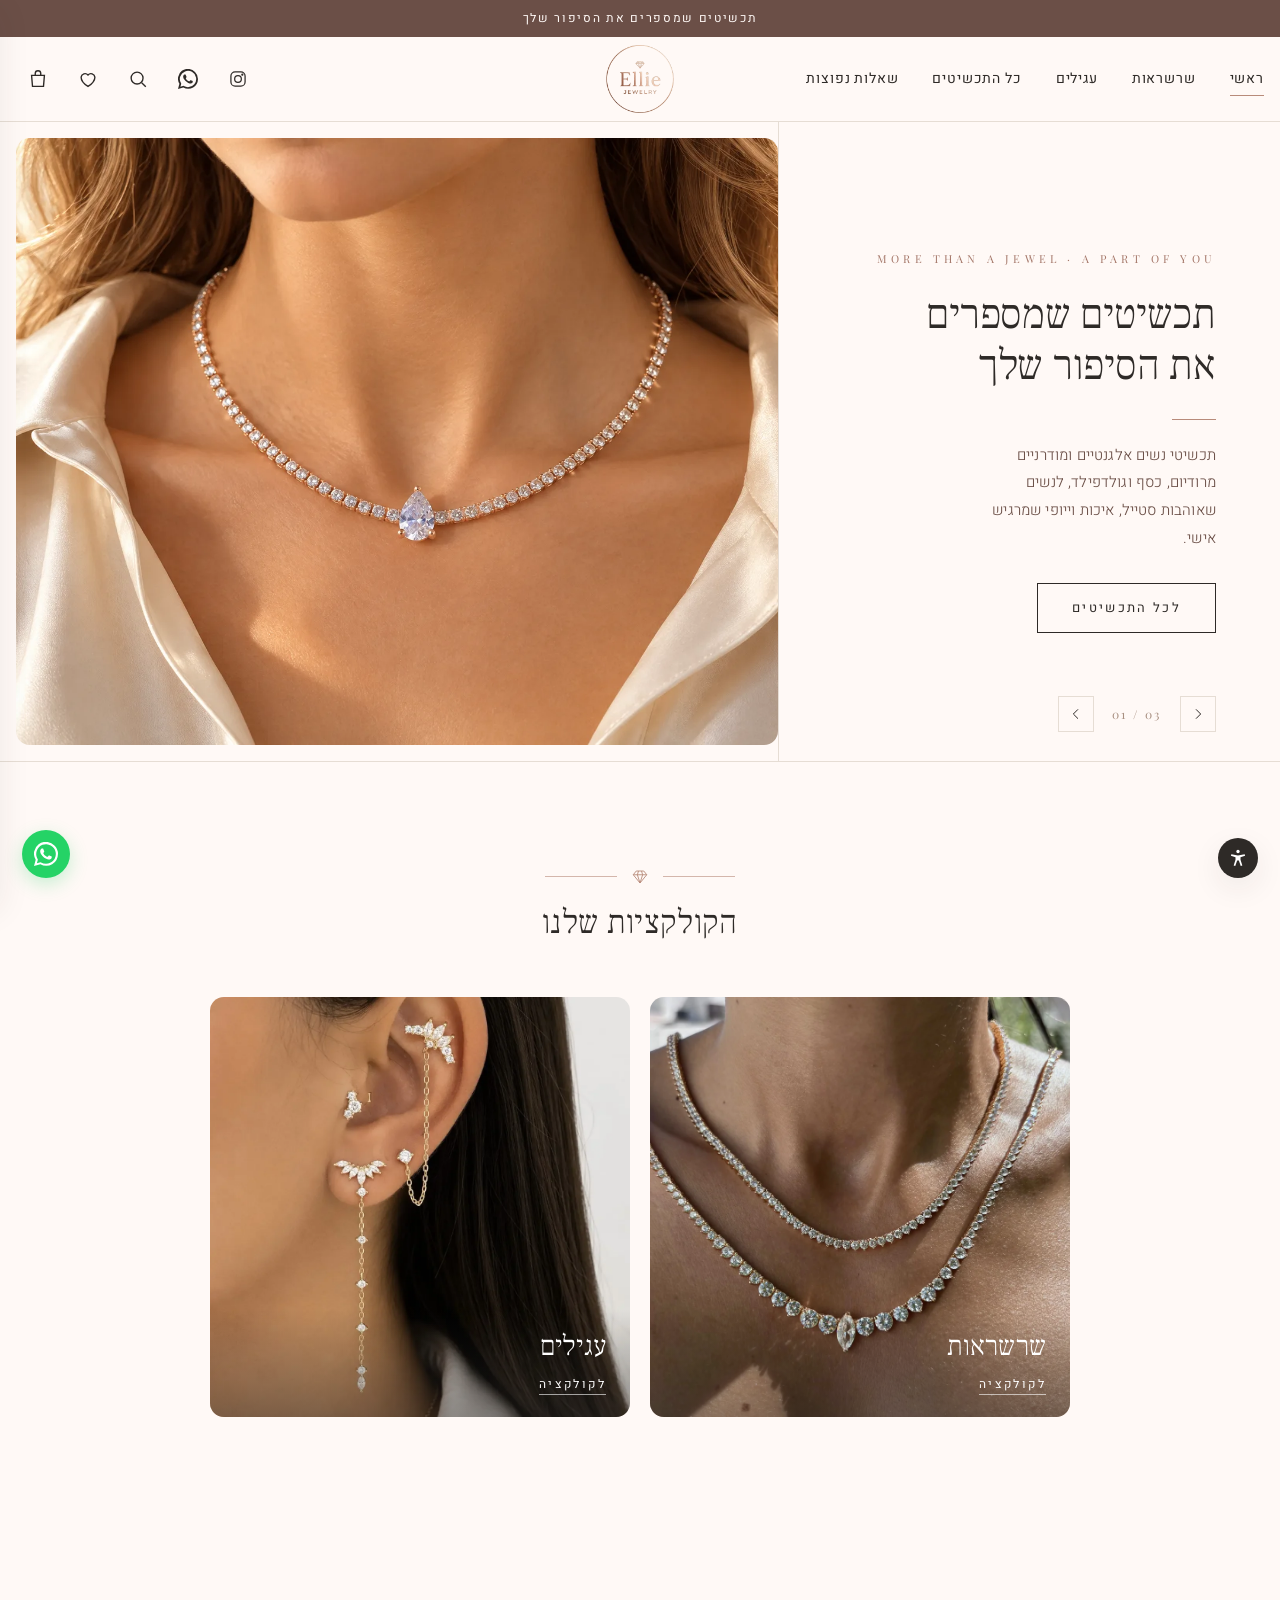
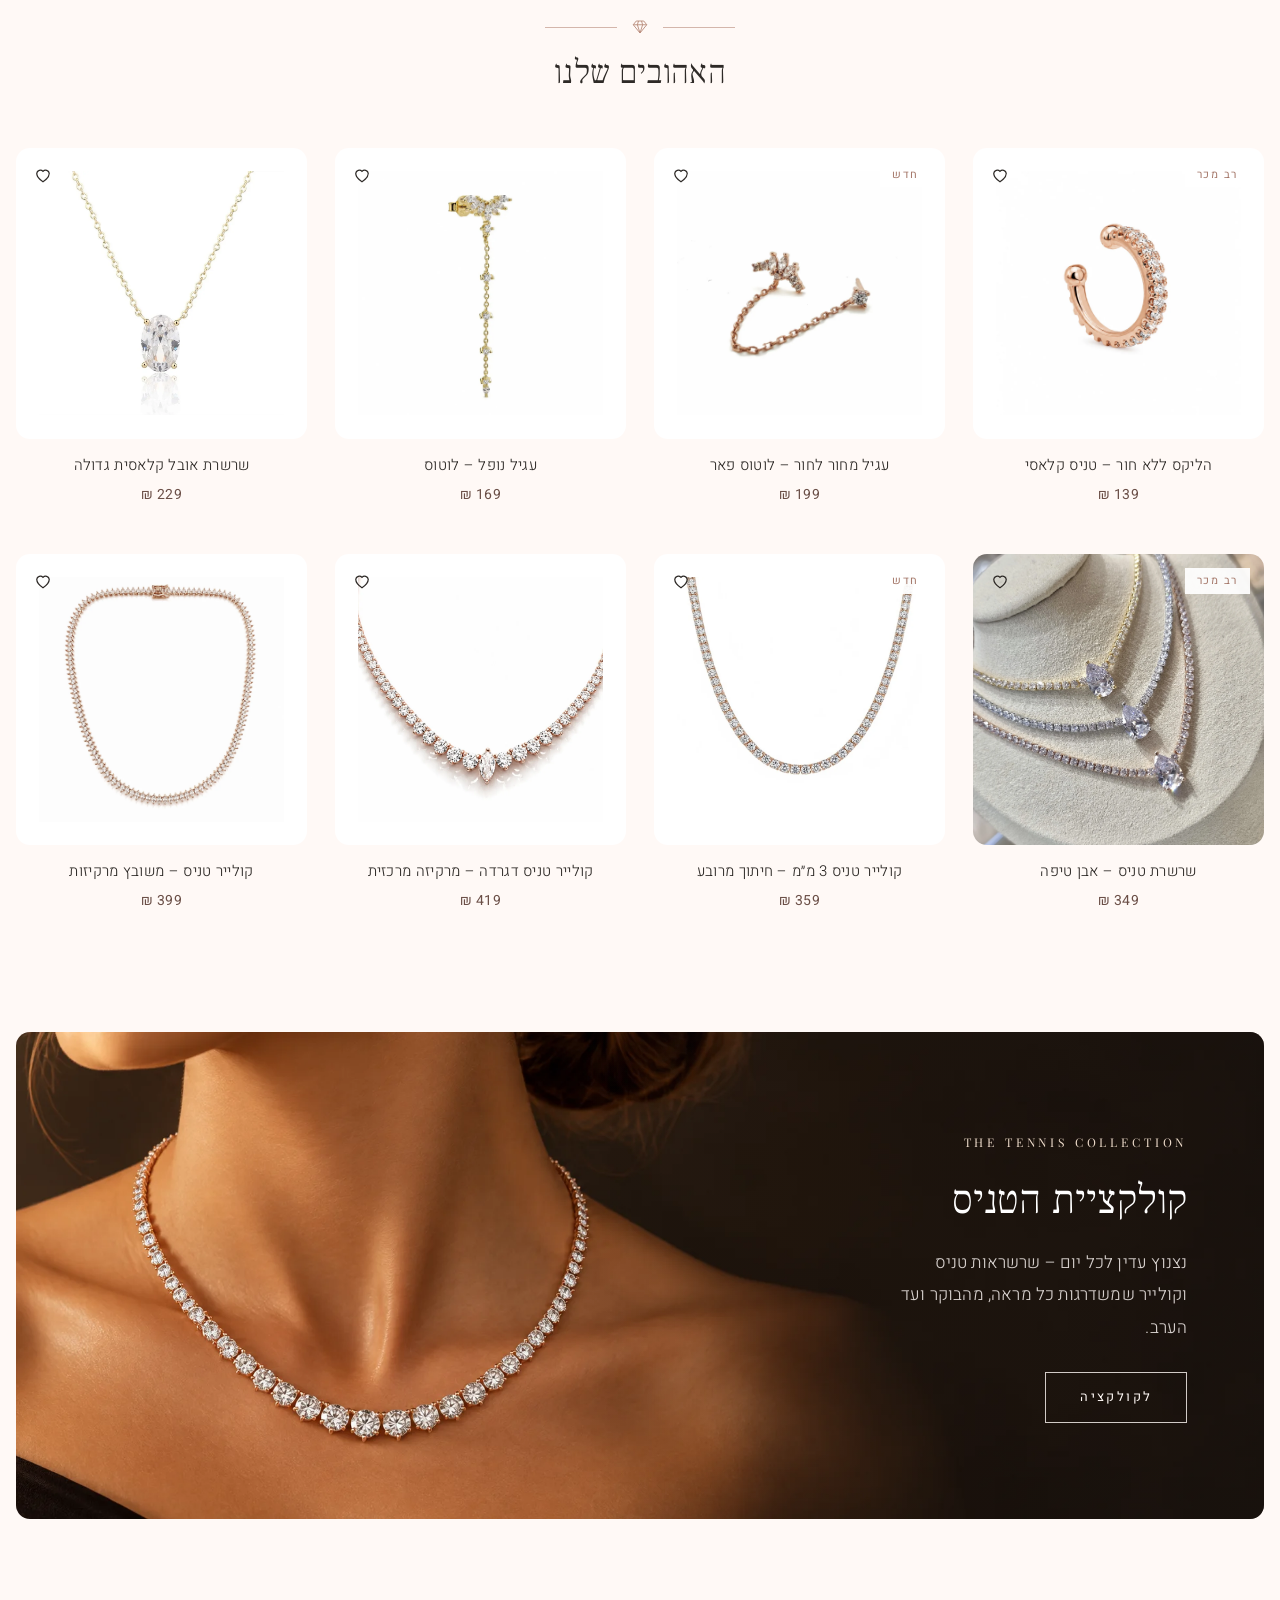
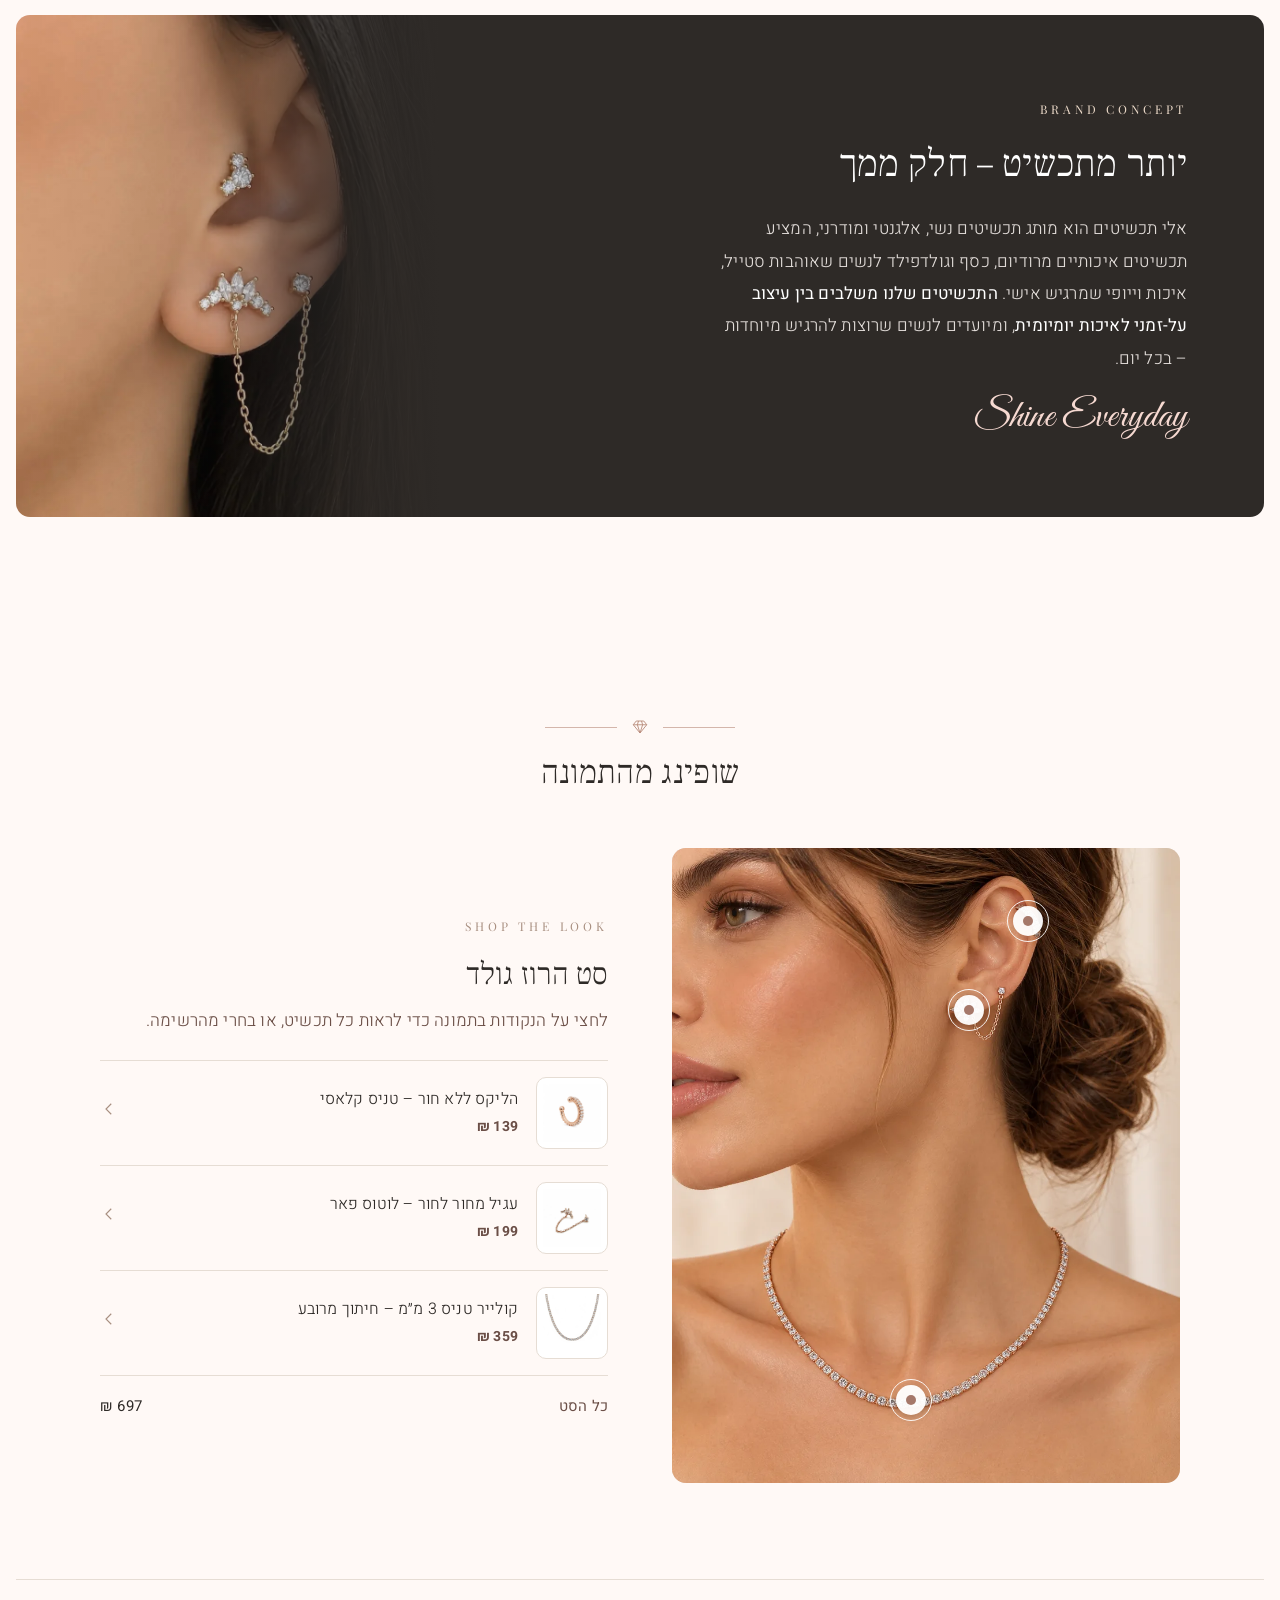
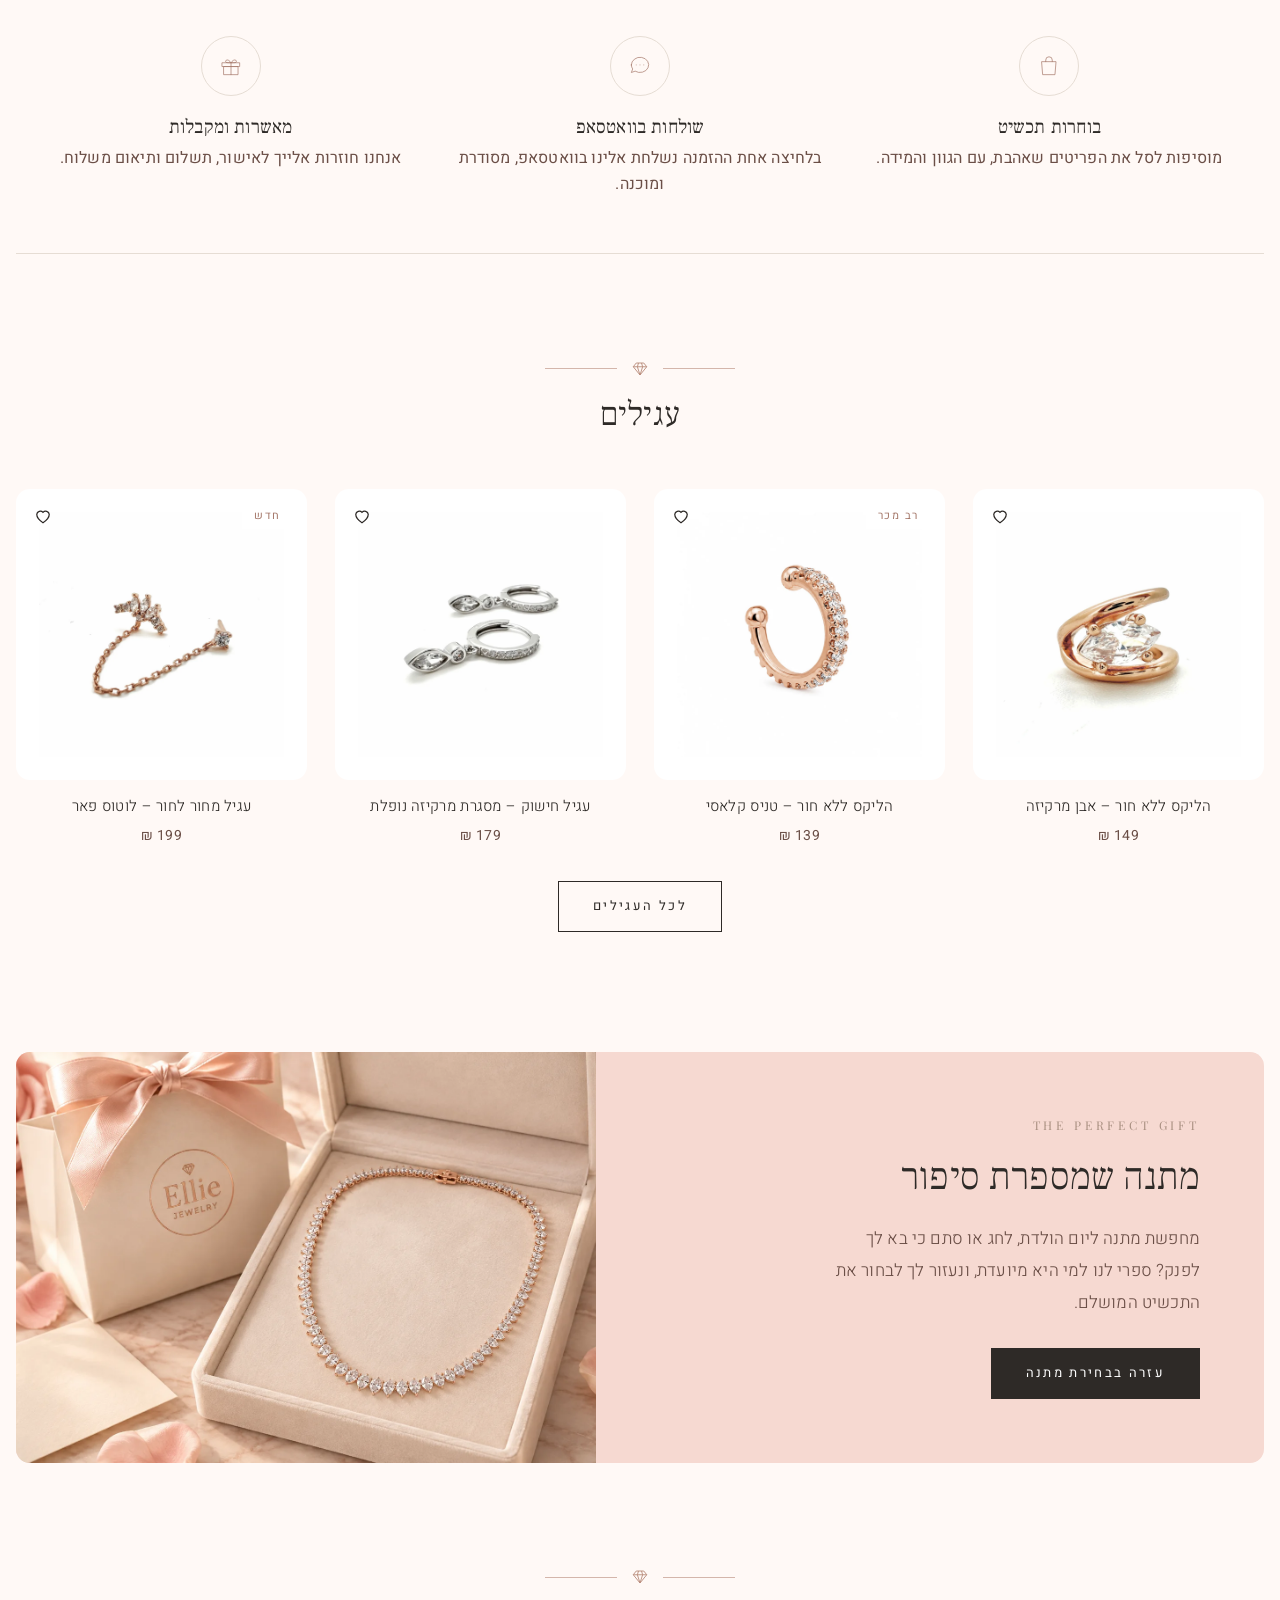
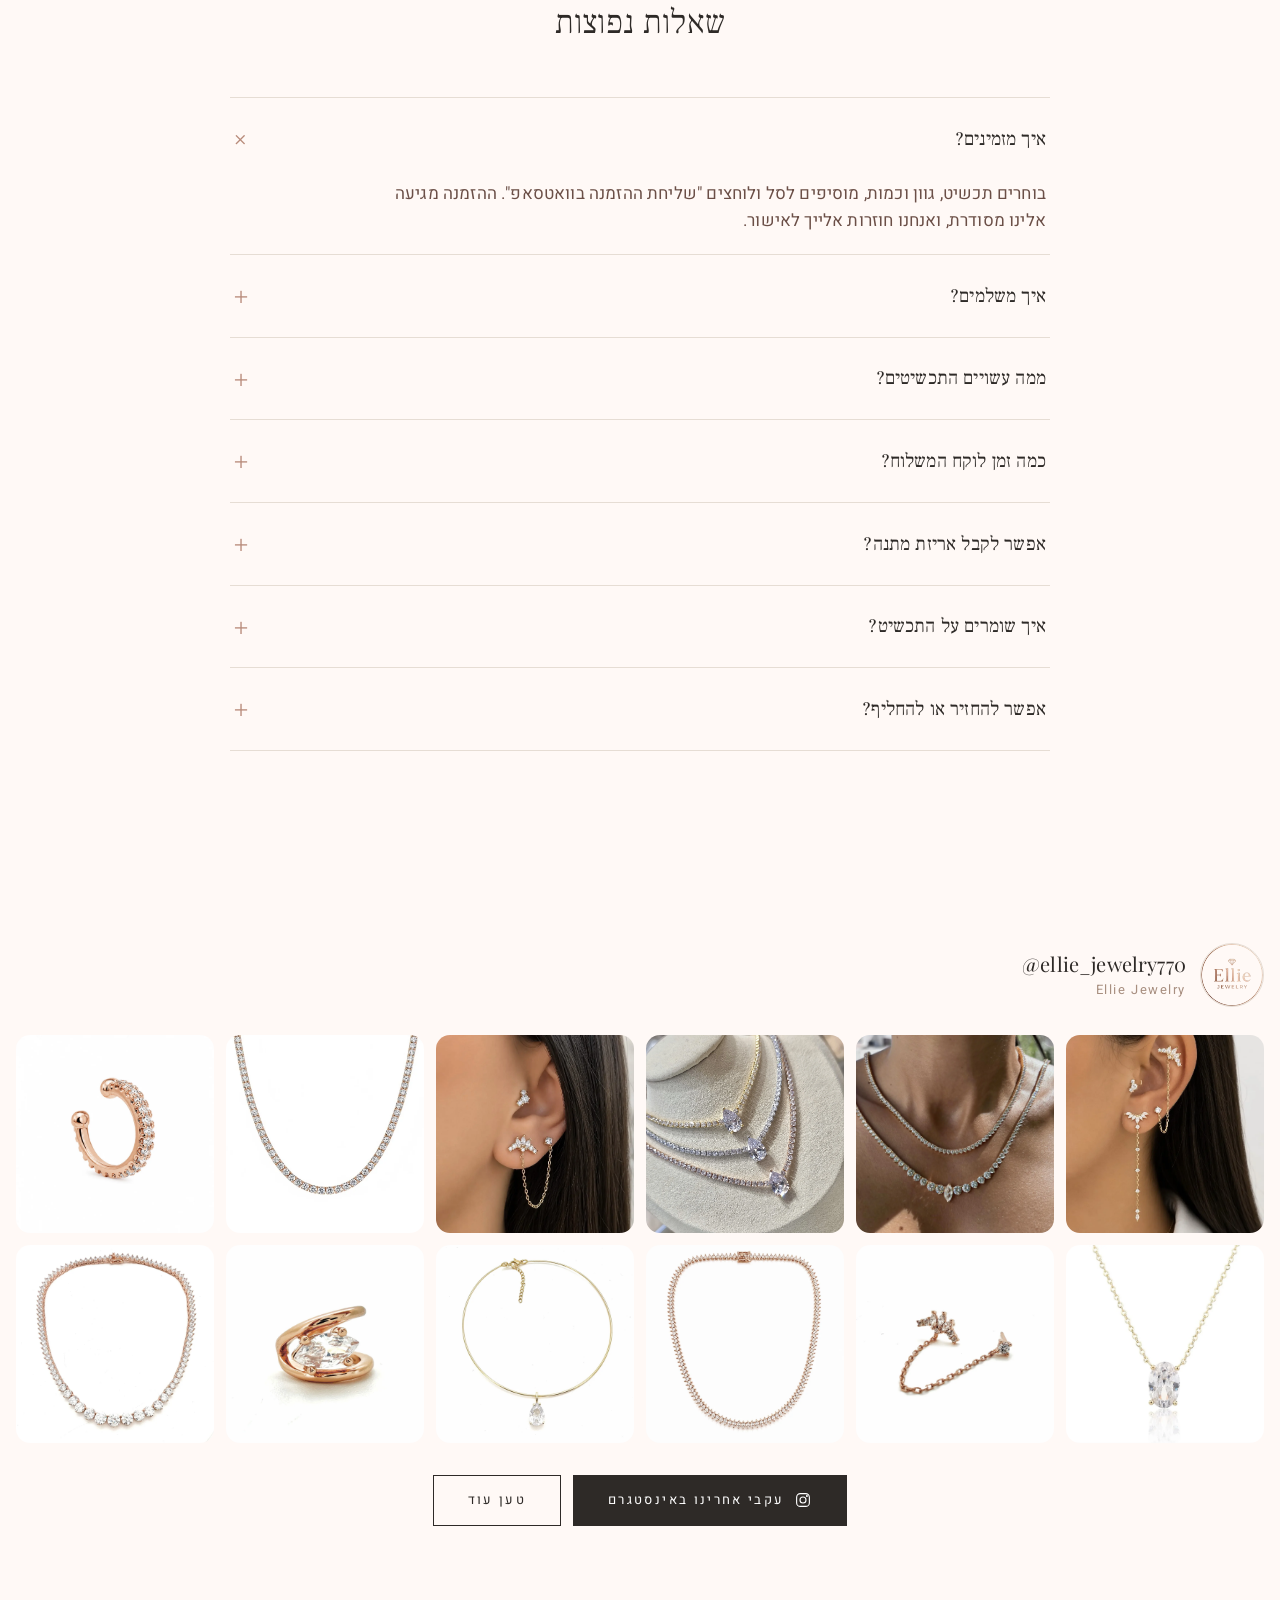
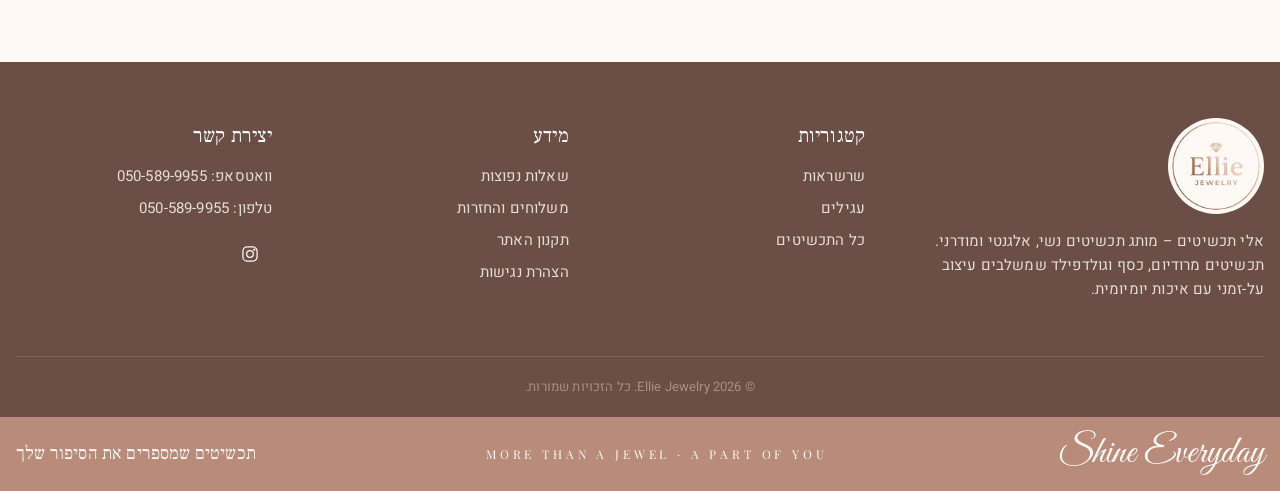
<file: index.html>
<!doctype html>
<html lang="he" dir="rtl">
<head>
<meta charset="utf-8">
<meta name="viewport" content="width=device-width, initial-scale=1">
<title>Ellie Jewelry | תכשיטים שמספרים את הסיפור שלך</title>
<meta name="description" content="Ellie Jewelry – תכשיטים עדינים ונוצצים: שרשראות טניס, קולייר ועגילים בזהב, כסף ורוז גולד. הזמנה קלה בוואטסאפ.">
<meta name="theme-color" content="#fff9f6">
<link rel="icon" href="favicon.ico" sizes="any">
<link rel="icon" type="image/png" sizes="32x32" href="assets/img/favicon-32.png">
<link rel="icon" type="image/png" sizes="192x192" href="assets/img/icon-192.png">
<link rel="apple-touch-icon" href="assets/img/apple-touch-icon.png">
<link rel="preconnect" href="https://fonts.googleapis.com">
<link rel="preconnect" href="https://fonts.gstatic.com" crossorigin>
<link href="https://fonts.googleapis.com/css2?family=Heebo:wght@300;400;500;700&family=Playfair+Display:wght@400;500&family=Frank+Ruhl+Libre:wght@300;400;500&family=Great+Vibes&display=swap" rel="stylesheet">
<link rel="stylesheet" href="assets/css/style.css">
</head>
<body data-page="home">
<main id="main">
  <section class="hero container" aria-roledescription="קרוסלה" aria-label="מבצעים וקולקציות">
    <div class="slider" id="hero"></div>
  </section>

  <section class="section container">
    <div class="section__head"><span class="ornament"><svg viewBox="0 0 24 24" fill="none" stroke="currentColor" stroke-width="1.2" aria-hidden="true"><path d="M7 4h10l4 5-9 11L3 9z M3 9h18 M10 4 8.5 9 12 20l3.5-11L14 4"/></svg></span><h2>הקולקציות שלנו</h2></div>
    <div class="cats" id="cats"></div>
  </section>

  <section class="section container">
    <div class="section__head"><span class="ornament"><svg viewBox="0 0 24 24" fill="none" stroke="currentColor" stroke-width="1.2" aria-hidden="true"><path d="M7 4h10l4 5-9 11L3 9z M3 9h18 M10 4 8.5 9 12 20l3.5-11L14 4"/></svg></span><h2>האהובים שלנו</h2></div>
    <div class="grid" id="featured"></div>
  </section>


  <section class="container">
    <a class="feature feature--tennis" href="shop.html?cat=necklaces&amp;sub=tennis">
      <div class="feature__text">
        <span class="slogan">The tennis collection</span>
        <h2>קולקציית הטניס</h2>
        <p>נצנוץ עדין לכל יום – שרשראות טניס וקולייר שמשדרגות כל מראה, מהבוקר ועד הערב.</p>
        <span class="btn btn--light">לקולקציה</span>
      </div>
    </a>
  </section>

  <section class="section container">
    <div class="brand brand--photo">
      <div>
        <span class="slogan">Brand concept</span>
        <h2>יותר מתכשיט – חלק ממך</h2>
        <p>אלי תכשיטים הוא מותג תכשיטים נשי, אלגנטי ומודרני, המציע תכשיטים איכותיים מרודיום, כסף וגולדפילד לנשים שאוהבות סטייל, איכות וייופי שמרגיש אישי. <strong>התכשיטים שלנו משלבים בין עיצוב על-זמני לאיכות יומיומית</strong>, ומיועדים לנשים שרוצות להרגיש מיוחדות – בכל יום.</p>
        <span class="script" lang="en">Shine Everyday</span>
      </div>
    </div>
  </section>

  <section class="section container look" id="look">
    <div class="section__head"><span class="ornament"><svg viewBox="0 0 24 24" fill="none" stroke="currentColor" stroke-width="1.2" aria-hidden="true"><path d="M7 4h10l4 5-9 11L3 9z M3 9h18 M10 4 8.5 9 12 20l3.5-11L14 4"/></svg></span><h2>שופינג מהתמונה</h2></div>
    <div class="look__grid">
      <div class="look__media" id="look-media"></div>
      <div class="look__side">
        <span class="slogan">Shop the look</span>
        <h3>סט הרוז גולד</h3>
        <p>לחצי על הנקודות בתמונה כדי לראות כל תכשיט, או בחרי מהרשימה.</p>
        <div class="look__list" id="look-list"></div>
      </div>
    </div>
  </section>

  <section class="container">
    <div class="steps">
      <div class="step"><div class="step__num"><svg viewBox="0 0 48 48" fill="none" stroke="currentColor" stroke-width="1.3" stroke-linejoin="round" stroke-linecap="round" aria-hidden="true"><path d="M11 16h26l-2 24H13z M18 16v-3a6 6 0 0 1 12 0v3"/></svg></div><h3>בוחרות תכשיט</h3><p>מוסיפות לסל את הפריטים שאהבת, עם הגוון והמידה.</p></div>
      <div class="step"><div class="step__num"><svg viewBox="0 0 48 48" fill="none" stroke="currentColor" stroke-width="1.3" stroke-linejoin="round" stroke-linecap="round" aria-hidden="true"><path d="M8 22a16 14 0 1 1 7 11.5L8 36l2.5-6.5A13 13 0 0 1 8 22Z M17 22h.01 M24 22h.01 M31 22h.01"/></svg></div><h3>שולחות בוואטסאפ</h3><p>בלחיצה אחת ההזמנה נשלחת אלינו בוואטסאפ, מסודרת ומוכנה.</p></div>
      <div class="step"><div class="step__num"><svg viewBox="0 0 48 48" fill="none" stroke="currentColor" stroke-width="1.3" stroke-linejoin="round" stroke-linecap="round" aria-hidden="true"><path d="M8 18h32v7H8z M11 25h26v15H11z M24 18v22 M24 18c-3-6-10-7-10-2 0 2 4 2 10 2 6 0 10 0 10-2 0-5-7-4-10 2"/></svg></div><h3>מאשרות ומקבלות</h3><p>אנחנו חוזרות אלייך לאישור, תשלום ותיאום משלוח.</p></div>
    </div>
  </section>

  <section class="section container">
    <div class="section__head"><span class="ornament"><svg viewBox="0 0 24 24" fill="none" stroke="currentColor" stroke-width="1.2" aria-hidden="true"><path d="M7 4h10l4 5-9 11L3 9z M3 9h18 M10 4 8.5 9 12 20l3.5-11L14 4"/></svg></span><h2>עגילים</h2></div>
    <div class="grid" id="earrings-row"></div>
    <div style="text-align:center;margin-top:34px"><a class="btn btn--outline" href="shop.html?cat=earrings">לכל העגילים</a></div>
  </section>

  <section class="container">
    <div class="gift">
      <div class="gift__img"><img src="assets/img/lifestyle/gift.webp" alt="שרשרת בקופסת תכשיטים לצד שקית מתנה של Ellie Jewelry" loading="lazy"></div>
      <div class="gift__text">
        <span class="slogan">The perfect gift</span>
        <h2>מתנה שמספרת סיפור</h2>
        <p>מחפשת מתנה ליום הולדת, לחג או סתם כי בא לך לפנק? ספרי לנו למי היא מיועדת, ונעזור לך לבחור את התכשיט המושלם.</p>
        <a class="btn btn--primary" id="gift-wa" target="_blank" rel="noopener">עזרה בבחירת מתנה</a>
      </div>
    </div>
  </section>

  <section class="section container" id="faq">
    <div class="section__head"><span class="ornament"><svg viewBox="0 0 24 24" fill="none" stroke="currentColor" stroke-width="1.2" aria-hidden="true"><path d="M7 4h10l4 5-9 11L3 9z M3 9h18 M10 4 8.5 9 12 20l3.5-11L14 4"/></svg></span><h2>שאלות נפוצות</h2></div>
    <div class="faq" id="faq-list"></div>
  </section>

  <section class="section container insta" id="insta" hidden>
    <div class="insta__head">
      <a class="insta__profile insta-link" target="_blank" rel="noopener">
        <img id="insta-avatar" src="assets/img/logo.webp" alt="">
        <span><strong id="insta-handle">Instagram</strong><small>Ellie Jewelry</small></span>
      </a>
    </div>
    <div class="insta-grid" id="insta-grid"></div>
    <div class="insta__actions">
      <a class="btn btn--primary insta-link" target="_blank" rel="noopener"><svg viewBox="0 0 24 24" fill="none" stroke="currentColor" stroke-width="1.5" aria-hidden="true"><rect x="3.5" y="3.5" width="17" height="17" rx="5"/><circle cx="12" cy="12" r="4"/><circle cx="17.2" cy="6.8" r=".6" fill="currentColor"/></svg>עקבי אחרינו באינסטגרם</a>
      <button class="btn btn--outline" id="insta-more" type="button" hidden>טען עוד</button>
    </div>
  </section>
</main>
<script src="assets/js/site.js"></script>
<script src="assets/js/products.js"></script>
<script src="assets/js/app.js"></script>
</body>
</html>
</file>
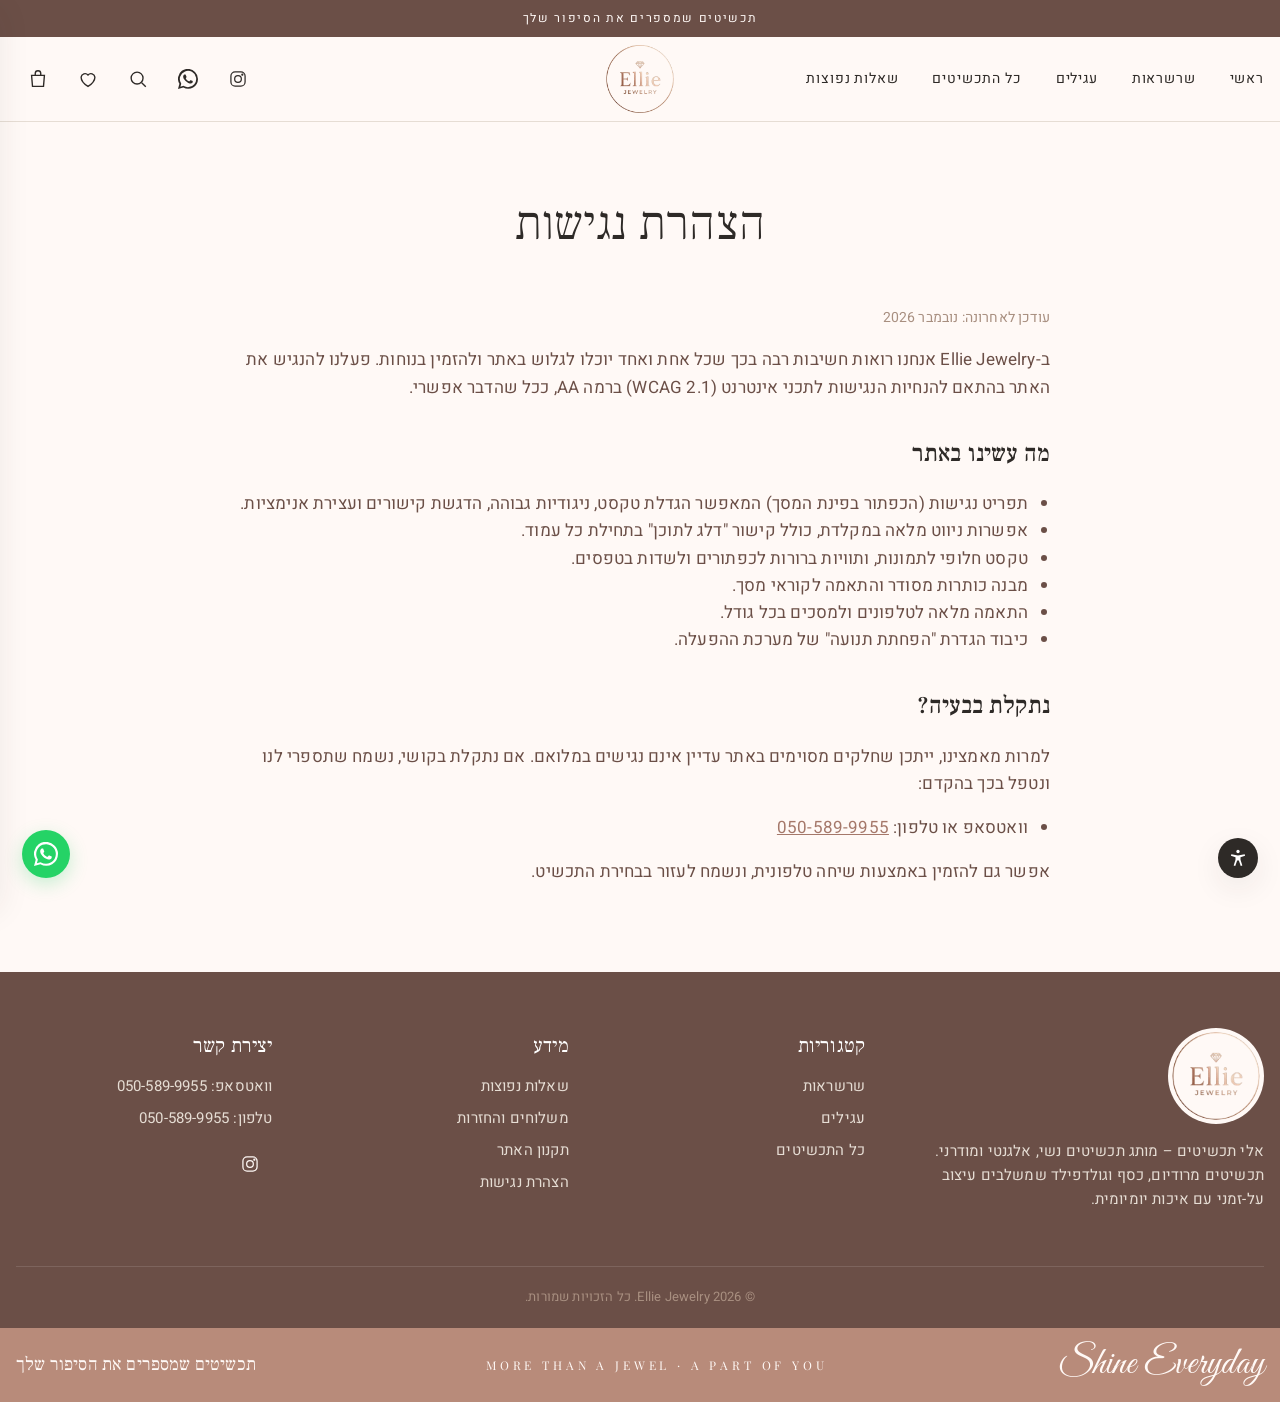
<file: accessibility.html>
<!doctype html>
<html lang="he" dir="rtl">
<head>
<meta charset="utf-8">
<meta name="viewport" content="width=device-width, initial-scale=1">
<title>הצהרת נגישות | Ellie Jewelry</title>
<meta name="description" content="Ellie Jewelry – תכשיטים עדינים ונוצצים: שרשראות טניס, קולייר ועגילים בזהב, כסף ורוז גולד. הזמנה קלה בוואטסאפ.">
<meta name="theme-color" content="#fff9f6">
<link rel="icon" href="favicon.ico" sizes="any">
<link rel="icon" type="image/png" sizes="32x32" href="assets/img/favicon-32.png">
<link rel="icon" type="image/png" sizes="192x192" href="assets/img/icon-192.png">
<link rel="apple-touch-icon" href="assets/img/apple-touch-icon.png">
<link rel="preconnect" href="https://fonts.googleapis.com">
<link rel="preconnect" href="https://fonts.gstatic.com" crossorigin>
<link href="https://fonts.googleapis.com/css2?family=Heebo:wght@300;400;500;700&family=Playfair+Display:wght@400;500&family=Frank+Ruhl+Libre:wght@300;400;500&family=Great+Vibes&display=swap" rel="stylesheet">
<link rel="stylesheet" href="assets/css/style.css">
</head>
<body data-page="info">
<main id="main" class="container">
  <div class="page-head"><h1>הצהרת נגישות</h1></div>
  <article class="prose">
    <p class="updated">עודכן לאחרונה: נובמבר 2026</p>
    <p>ב-Ellie Jewelry אנחנו רואות חשיבות רבה בכך שכל אחת ואחד יוכלו לגלוש באתר ולהזמין בנוחות. פעלנו להנגיש את האתר בהתאם להנחיות הנגישות לתכני אינטרנט (WCAG 2.1) ברמה AA, ככל שהדבר אפשרי.</p>
    <h2>מה עשינו באתר</h2>
    <ul>
      <li>תפריט נגישות (הכפתור בפינת המסך) המאפשר הגדלת טקסט, ניגודיות גבוהה, הדגשת קישורים ועצירת אנימציות.</li>
      <li>אפשרות ניווט מלאה במקלדת, כולל קישור "דלג לתוכן" בתחילת כל עמוד.</li>
      <li>טקסט חלופי לתמונות, ותוויות ברורות לכפתורים ולשדות בטפסים.</li>
      <li>מבנה כותרות מסודר והתאמה לקוראי מסך.</li>
      <li>התאמה מלאה לטלפונים ולמסכים בכל גודל.</li>
      <li>כיבוד הגדרת "הפחתת תנועה" של מערכת ההפעלה.</li>
    </ul>
    <h2>נתקלת בבעיה?</h2>
    <p>למרות מאמצינו, ייתכן שחלקים מסוימים באתר עדיין אינם נגישים במלואם. אם נתקלת בקושי, נשמח שתספרי לנו ונטפל בכך בהקדם:</p>
    <ul>
      <li>וואטסאפ או טלפון: <a href="tel:+972505899955">050-589-9955</a></li>
    </ul>
    <p>אפשר גם להזמין באמצעות שיחה טלפונית, ונשמח לעזור בבחירת התכשיט.</p>
  </article>
</main>
<script src="assets/js/site.js"></script>
<script src="assets/js/products.js"></script>
<script src="assets/js/app.js"></script>
</body>
</html>
</file>
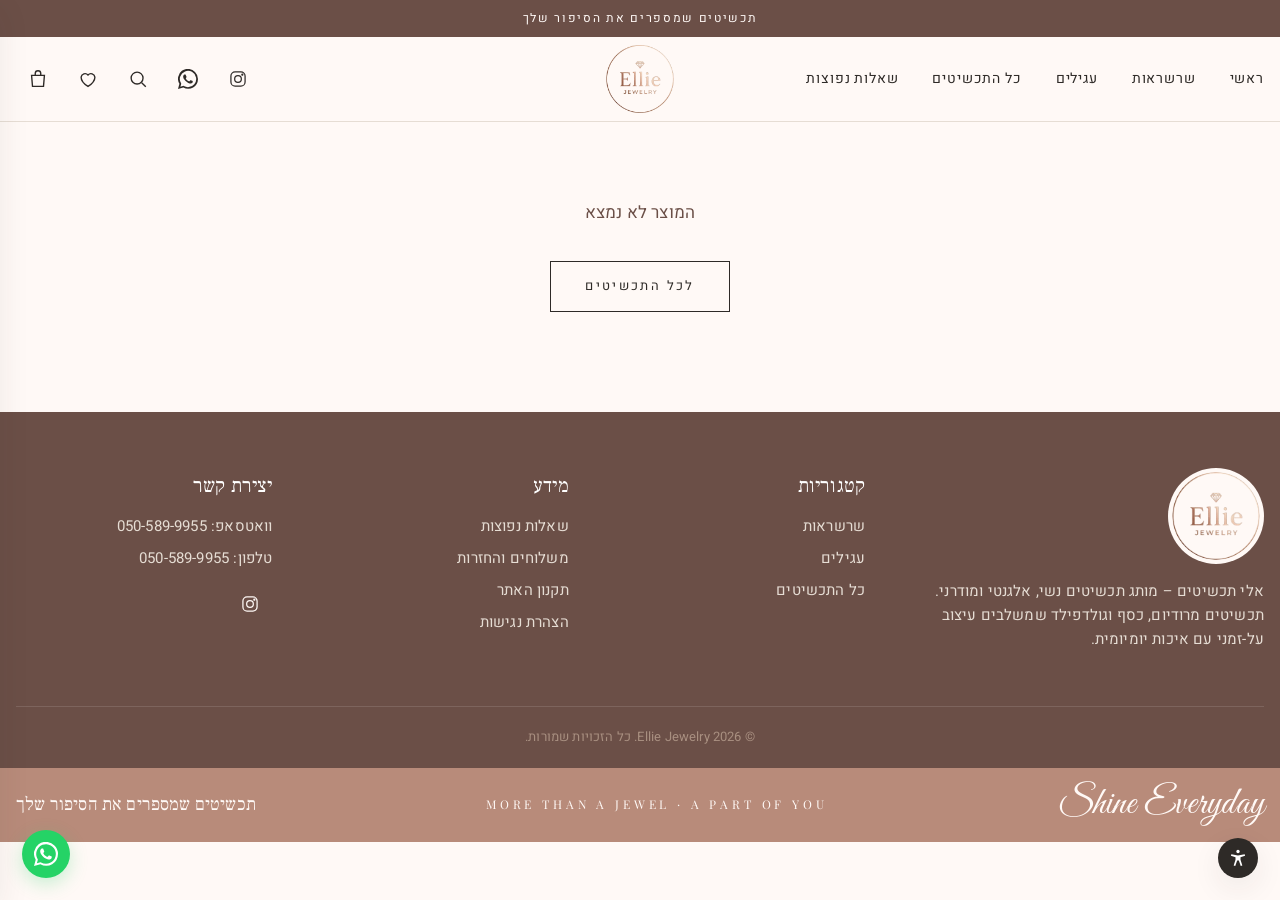
<file: product.html>
<!doctype html>
<html lang="he" dir="rtl">
<head>
<meta charset="utf-8">
<meta name="viewport" content="width=device-width, initial-scale=1">
<title>Ellie Jewelry</title>
<meta name="description" content="Ellie Jewelry – תכשיטים עדינים ונוצצים: שרשראות טניס, קולייר ועגילים בזהב, כסף ורוז גולד. הזמנה קלה בוואטסאפ.">
<meta name="theme-color" content="#fff9f6">
<link rel="icon" href="favicon.ico" sizes="any">
<link rel="icon" type="image/png" sizes="32x32" href="assets/img/favicon-32.png">
<link rel="icon" type="image/png" sizes="192x192" href="assets/img/icon-192.png">
<link rel="apple-touch-icon" href="assets/img/apple-touch-icon.png">
<link rel="preconnect" href="https://fonts.googleapis.com">
<link rel="preconnect" href="https://fonts.gstatic.com" crossorigin>
<link href="https://fonts.googleapis.com/css2?family=Heebo:wght@300;400;500;700&family=Playfair+Display:wght@400;500&family=Frank+Ruhl+Libre:wght@300;400;500&family=Great+Vibes&display=swap" rel="stylesheet">
<link rel="stylesheet" href="assets/css/style.css">
</head>
<body data-page="product">
<main id="main"><div id="product-root"></div></main>
<script src="assets/js/site.js"></script>
<script src="assets/js/products.js"></script>
<script src="assets/js/app.js"></script>
</body>
</html>
</file>
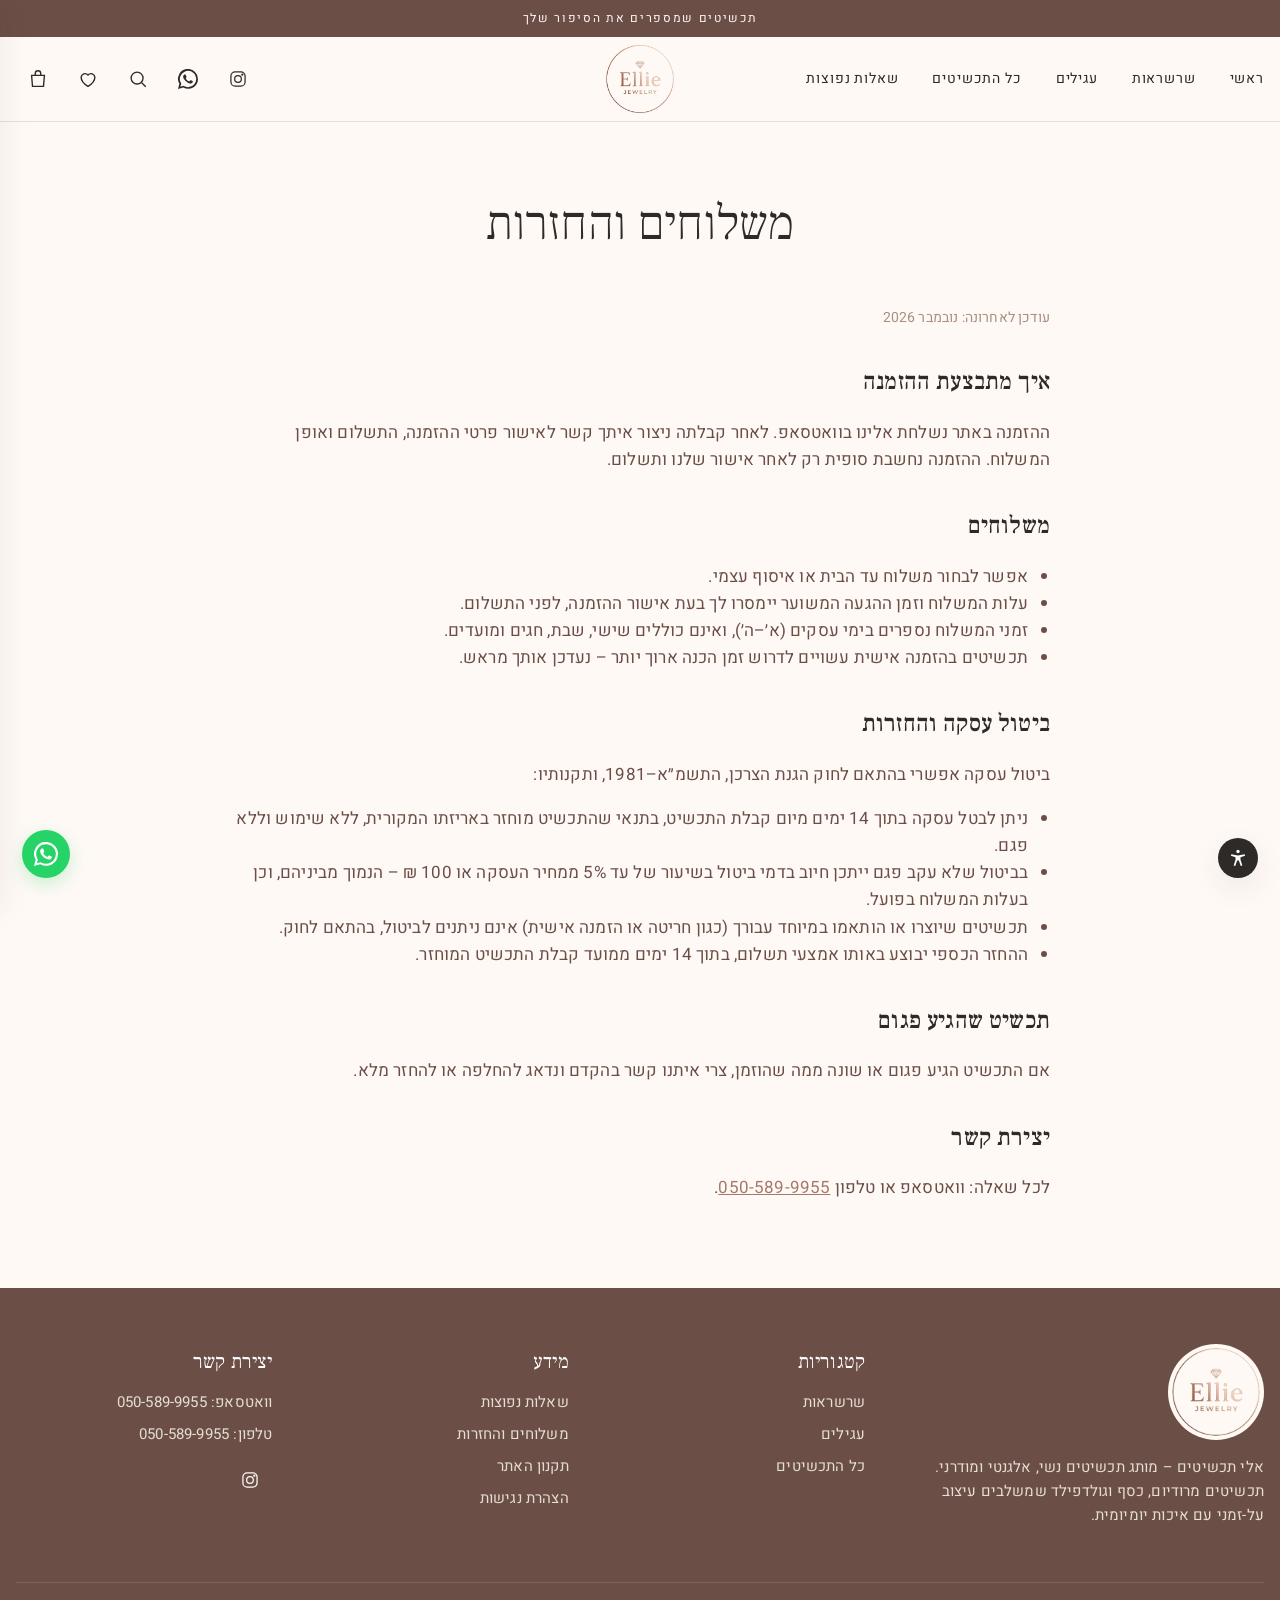
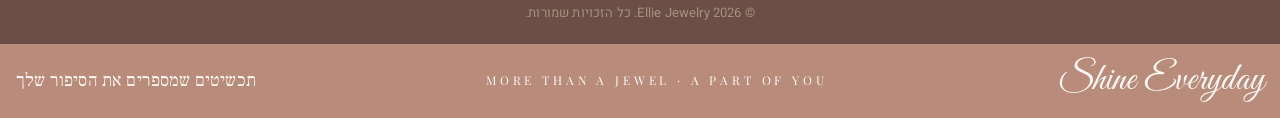
<file: shipping.html>
<!doctype html>
<html lang="he" dir="rtl">
<head>
<meta charset="utf-8">
<meta name="viewport" content="width=device-width, initial-scale=1">
<title>משלוחים והחזרות | Ellie Jewelry</title>
<meta name="description" content="Ellie Jewelry – תכשיטים עדינים ונוצצים: שרשראות טניס, קולייר ועגילים בזהב, כסף ורוז גולד. הזמנה קלה בוואטסאפ.">
<meta name="theme-color" content="#fff9f6">
<link rel="icon" href="favicon.ico" sizes="any">
<link rel="icon" type="image/png" sizes="32x32" href="assets/img/favicon-32.png">
<link rel="icon" type="image/png" sizes="192x192" href="assets/img/icon-192.png">
<link rel="apple-touch-icon" href="assets/img/apple-touch-icon.png">
<link rel="preconnect" href="https://fonts.googleapis.com">
<link rel="preconnect" href="https://fonts.gstatic.com" crossorigin>
<link href="https://fonts.googleapis.com/css2?family=Heebo:wght@300;400;500;700&family=Playfair+Display:wght@400;500&family=Frank+Ruhl+Libre:wght@300;400;500&family=Great+Vibes&display=swap" rel="stylesheet">
<link rel="stylesheet" href="assets/css/style.css">
</head>
<body data-page="info">
<main id="main" class="container">
  <div class="page-head"><h1>משלוחים והחזרות</h1></div>
  <article class="prose">
    <p class="updated">עודכן לאחרונה: נובמבר 2026</p>
    <h2>איך מתבצעת ההזמנה</h2>
    <p>ההזמנה באתר נשלחת אלינו בוואטסאפ. לאחר קבלתה ניצור איתך קשר לאישור פרטי ההזמנה, התשלום ואופן המשלוח. ההזמנה נחשבת סופית רק לאחר אישור שלנו ותשלום.</p>
    <h2>משלוחים</h2>
    <ul>
      <li>אפשר לבחור משלוח עד הבית או איסוף עצמי.</li>
      <li>עלות המשלוח וזמן ההגעה המשוער יימסרו לך בעת אישור ההזמנה, לפני התשלום.</li>
      <li>זמני המשלוח נספרים בימי עסקים (א׳–ה׳), ואינם כוללים שישי, שבת, חגים ומועדים.</li>
      <li>תכשיטים בהזמנה אישית עשויים לדרוש זמן הכנה ארוך יותר – נעדכן אותך מראש.</li>
    </ul>
    <h2>ביטול עסקה והחזרות</h2>
    <p>ביטול עסקה אפשרי בהתאם לחוק הגנת הצרכן, התשמ״א–1981, ותקנותיו:</p>
    <ul>
      <li>ניתן לבטל עסקה בתוך 14 ימים מיום קבלת התכשיט, בתנאי שהתכשיט מוחזר באריזתו המקורית, ללא שימוש וללא פגם.</li>
      <li>בביטול שלא עקב פגם ייתכן חיוב בדמי ביטול בשיעור של עד 5% ממחיר העסקה או 100 ₪ – הנמוך מביניהם, וכן בעלות המשלוח בפועל.</li>
      <li>תכשיטים שיוצרו או הותאמו במיוחד עבורך (כגון חריטה או הזמנה אישית) אינם ניתנים לביטול, בהתאם לחוק.</li>
      <li>ההחזר הכספי יבוצע באותו אמצעי תשלום, בתוך 14 ימים ממועד קבלת התכשיט המוחזר.</li>
    </ul>
    <h2>תכשיט שהגיע פגום</h2>
    <p>אם התכשיט הגיע פגום או שונה ממה שהוזמן, צרי איתנו קשר בהקדם ונדאג להחלפה או להחזר מלא.</p>
    <h2>יצירת קשר</h2>
    <p>לכל שאלה: וואטסאפ או טלפון <a href="tel:+972505899955">050-589-9955</a>.</p>
  </article>
</main>
<script src="assets/js/site.js"></script>
<script src="assets/js/products.js"></script>
<script src="assets/js/app.js"></script>
</body>
</html>
</file>
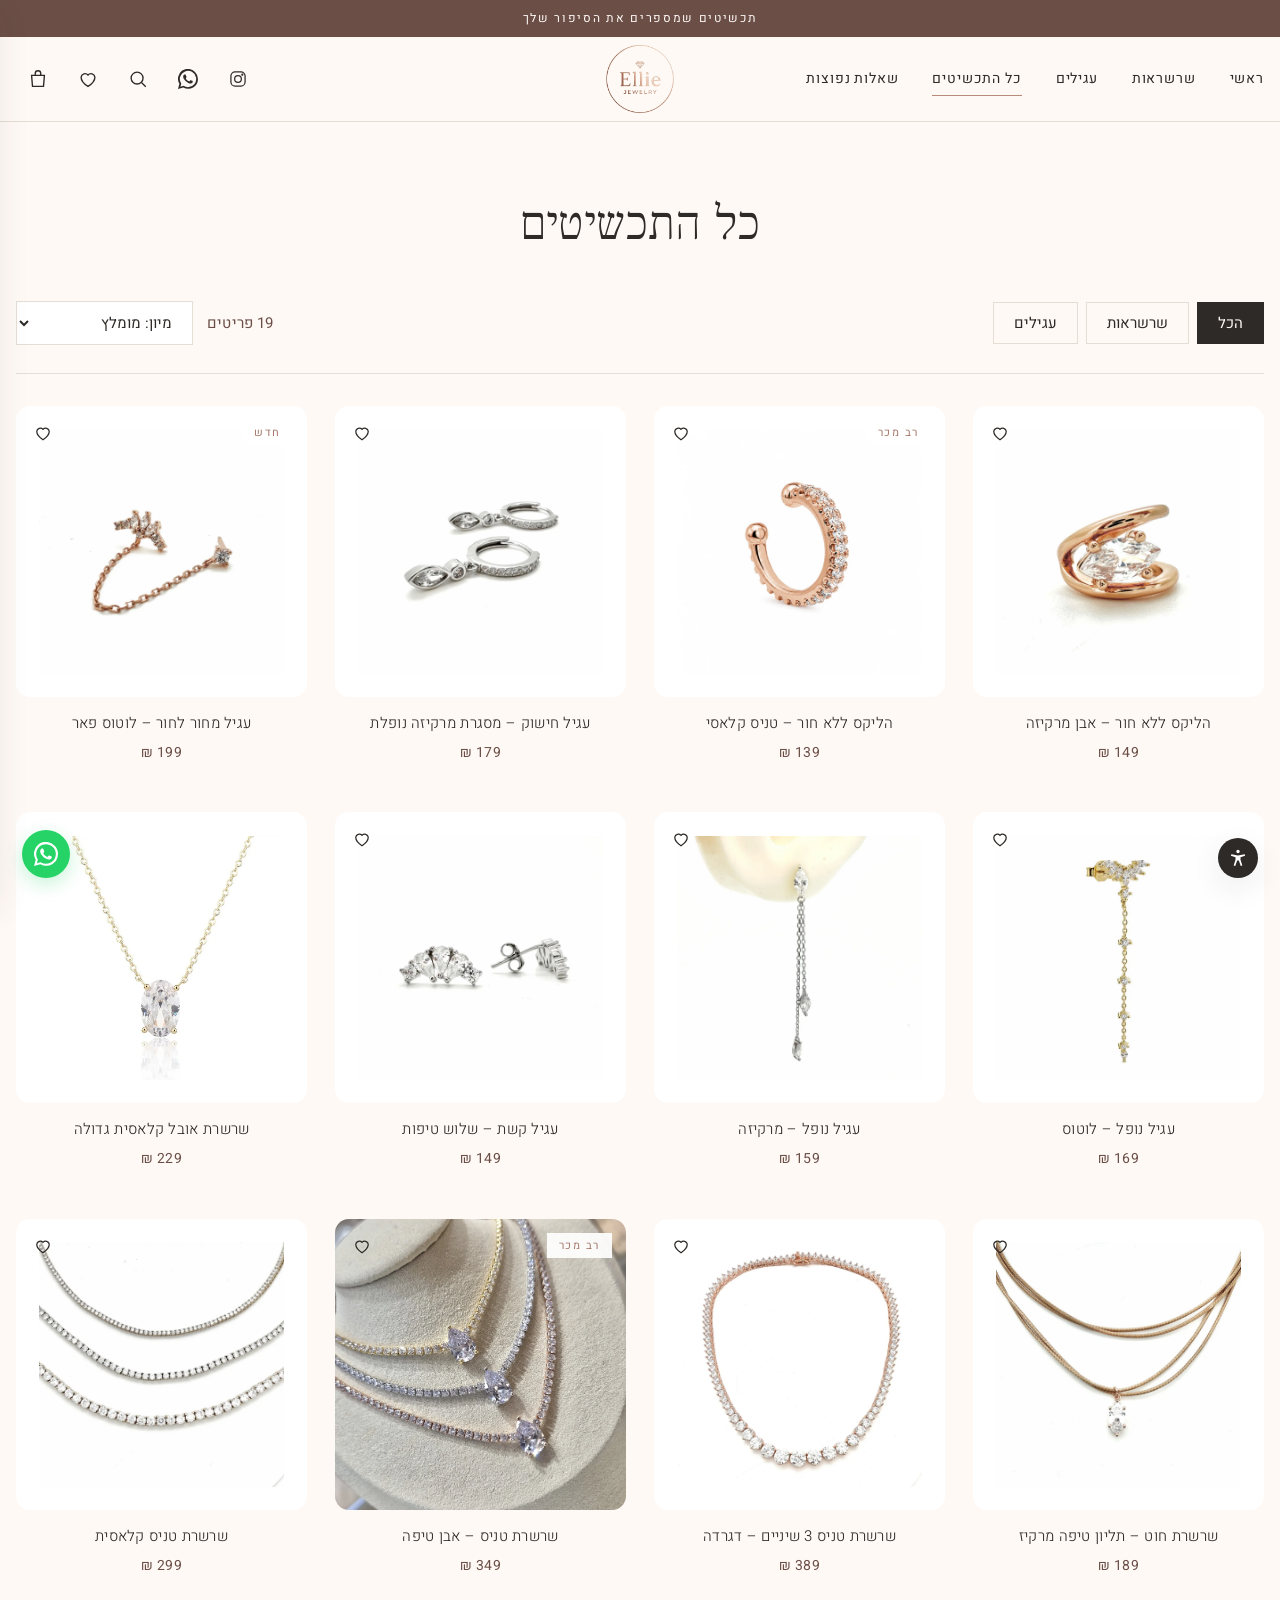
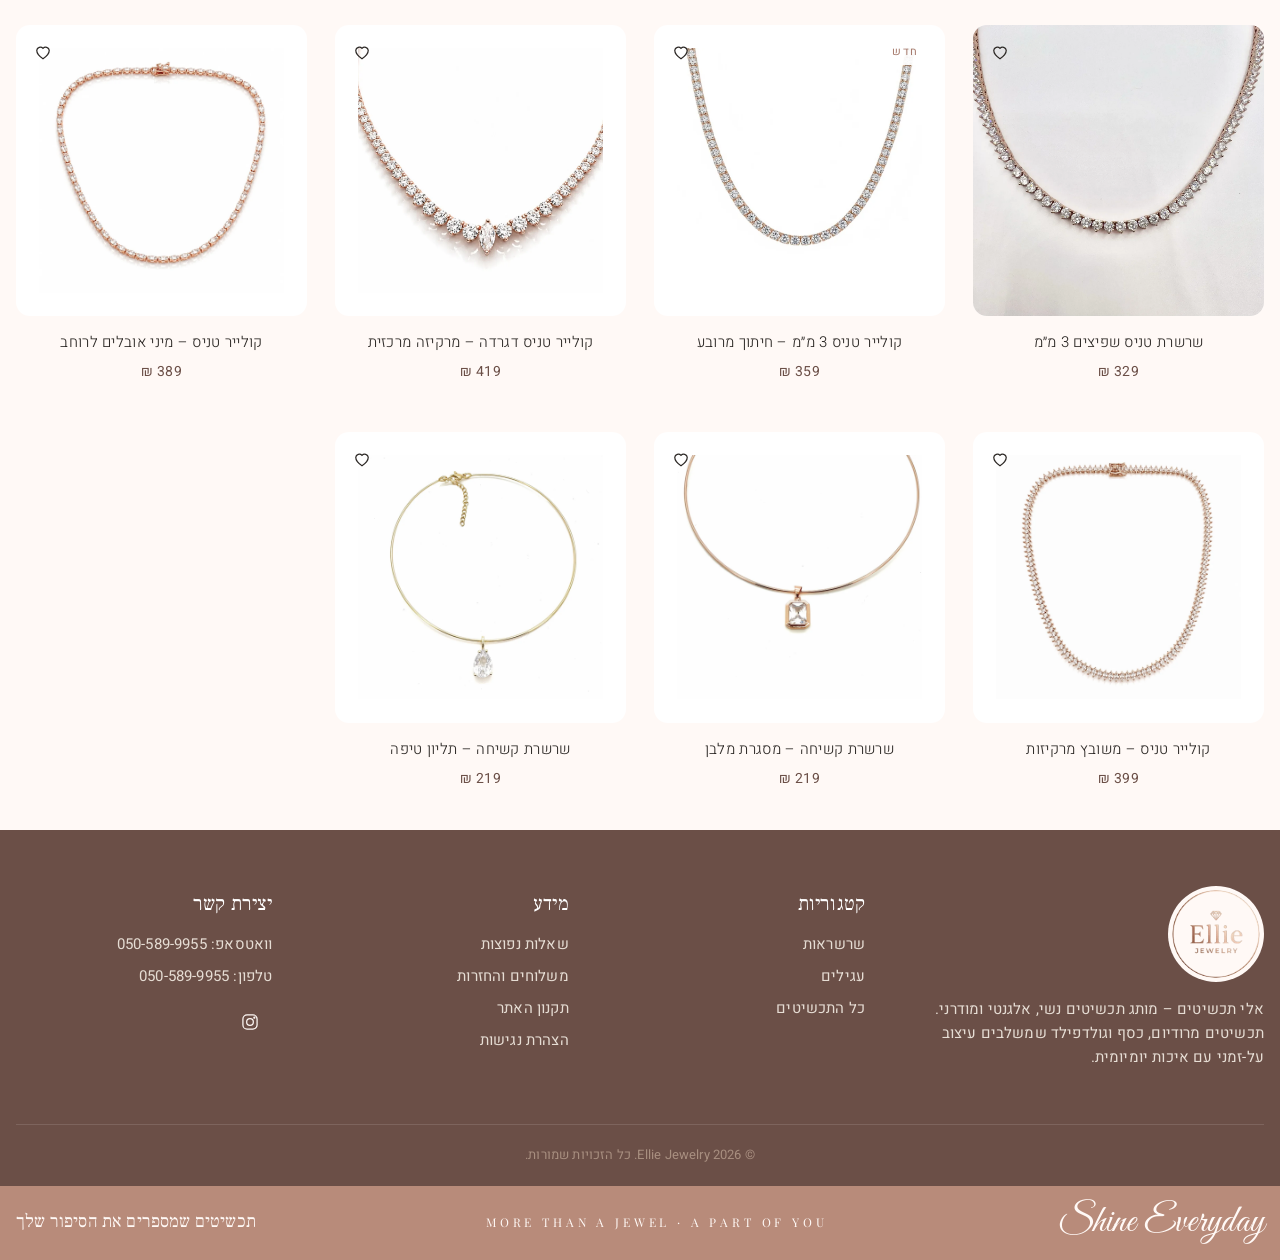
<file: shop.html>
<!doctype html>
<html lang="he" dir="rtl">
<head>
<meta charset="utf-8">
<meta name="viewport" content="width=device-width, initial-scale=1">
<title>כל התכשיטים | Ellie Jewelry</title>
<meta name="description" content="Ellie Jewelry – תכשיטים עדינים ונוצצים: שרשראות טניס, קולייר ועגילים בזהב, כסף ורוז גולד. הזמנה קלה בוואטסאפ.">
<meta name="theme-color" content="#fff9f6">
<link rel="icon" href="favicon.ico" sizes="any">
<link rel="icon" type="image/png" sizes="32x32" href="assets/img/favicon-32.png">
<link rel="icon" type="image/png" sizes="192x192" href="assets/img/icon-192.png">
<link rel="apple-touch-icon" href="assets/img/apple-touch-icon.png">
<link rel="preconnect" href="https://fonts.googleapis.com">
<link rel="preconnect" href="https://fonts.gstatic.com" crossorigin>
<link href="https://fonts.googleapis.com/css2?family=Heebo:wght@300;400;500;700&family=Playfair+Display:wght@400;500&family=Frank+Ruhl+Libre:wght@300;400;500&family=Great+Vibes&display=swap" rel="stylesheet">
<link rel="stylesheet" href="assets/css/style.css">
</head>
<body data-page="shop">
<main id="main" class="container">
  <div class="page-head"><h1 id="page-title">כל התכשיטים</h1><p id="search-note" hidden></p></div>
  <div class="toolbar">
    <div class="tabs" id="tabs"></div>
    <div style="display:flex;gap:14px;align-items:center">
      <span class="count-note" id="count"></span>
      <select class="select" id="sort" aria-label="מיון">
        <option value="default">מיון: מומלץ</option>
        <option value="low">מחיר: מהנמוך לגבוה</option>
        <option value="high">מחיר: מהגבוה לנמוך</option>
        <option value="name">לפי שם (א–ת)</option>
      </select>
    </div>
  </div>
  <div class="subs" id="subs"></div>
  <div class="grid" id="shop-grid"></div>
</main>
<script src="assets/js/site.js"></script>
<script src="assets/js/products.js"></script>
<script src="assets/js/app.js"></script>
</body>
</html>
</file>
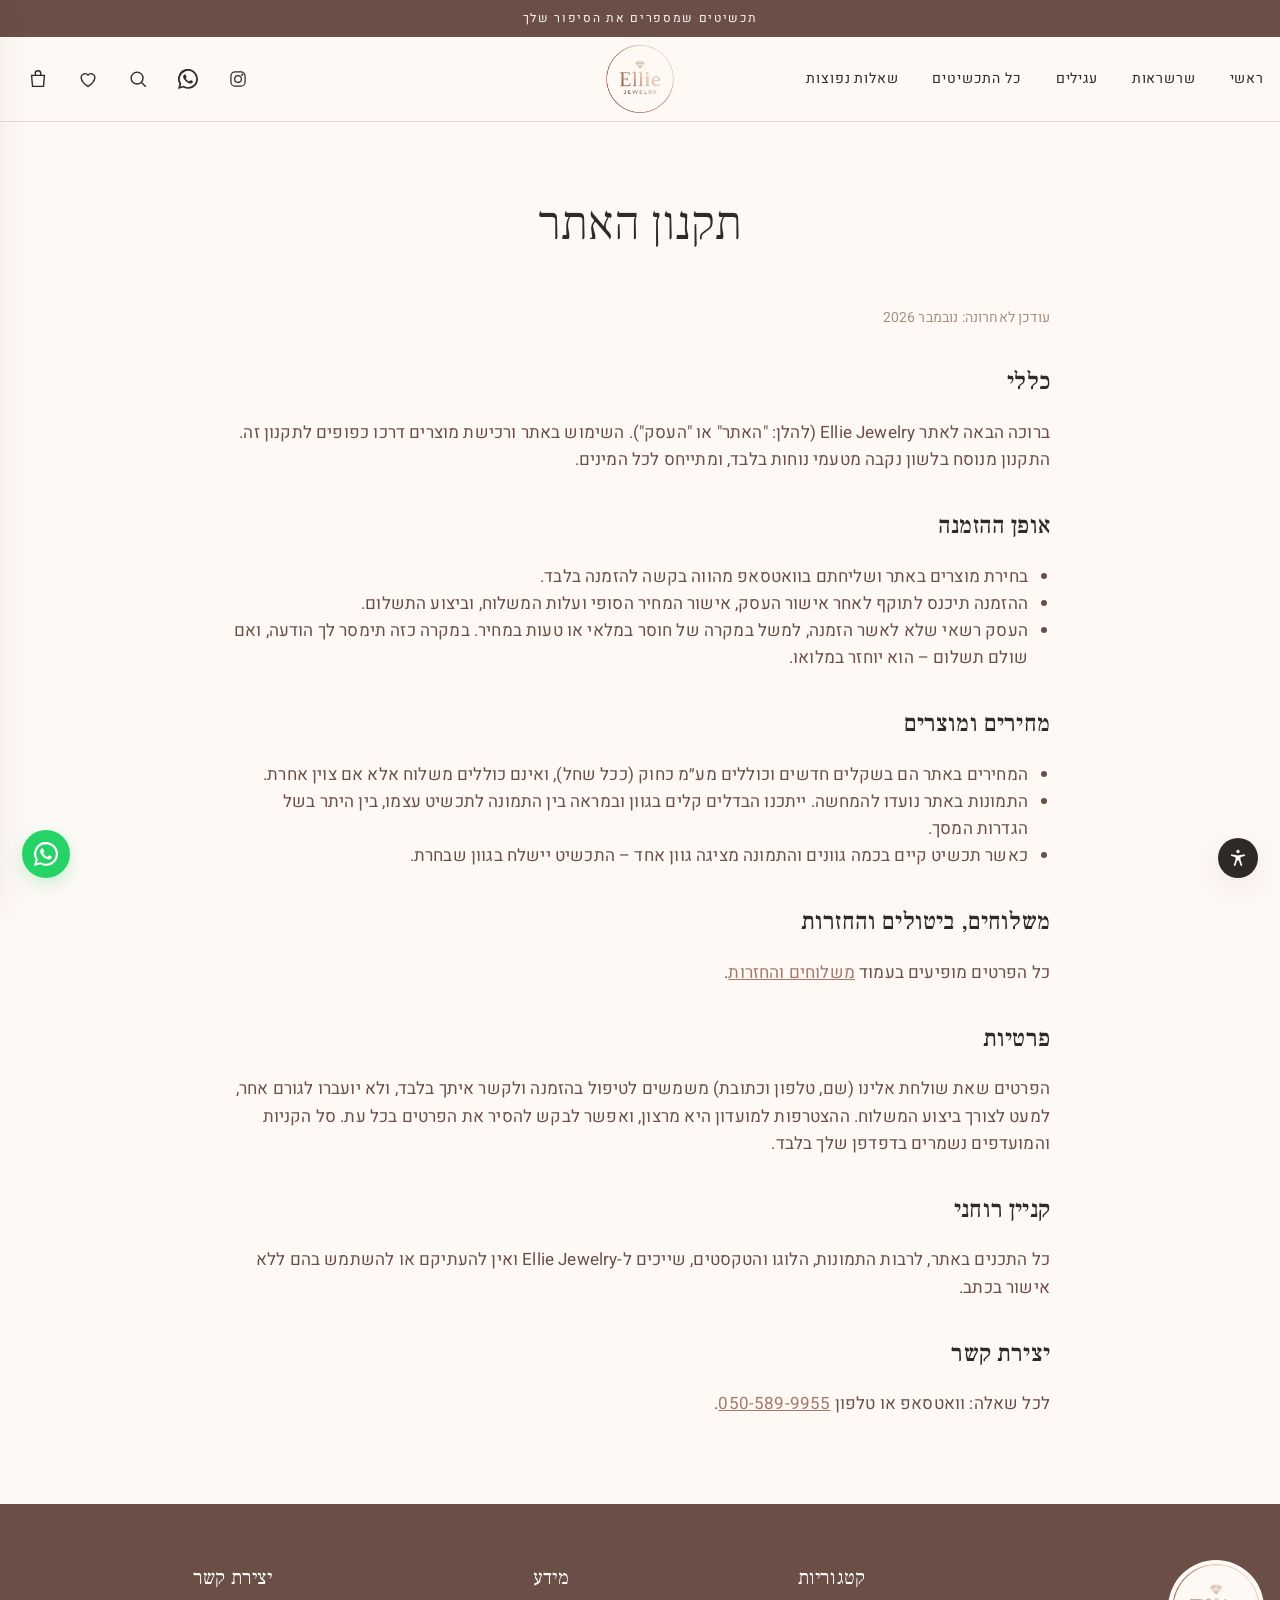
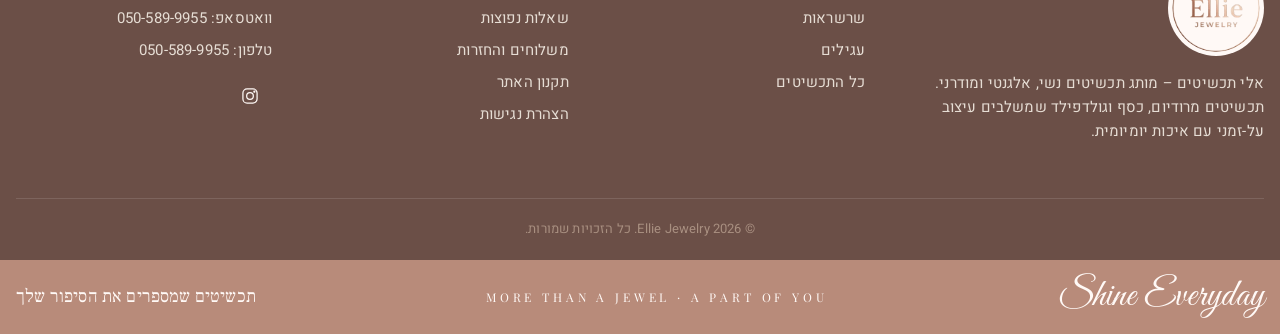
<file: terms.html>
<!doctype html>
<html lang="he" dir="rtl">
<head>
<meta charset="utf-8">
<meta name="viewport" content="width=device-width, initial-scale=1">
<title>תקנון האתר | Ellie Jewelry</title>
<meta name="description" content="Ellie Jewelry – תכשיטים עדינים ונוצצים: שרשראות טניס, קולייר ועגילים בזהב, כסף ורוז גולד. הזמנה קלה בוואטסאפ.">
<meta name="theme-color" content="#fff9f6">
<link rel="icon" href="favicon.ico" sizes="any">
<link rel="icon" type="image/png" sizes="32x32" href="assets/img/favicon-32.png">
<link rel="icon" type="image/png" sizes="192x192" href="assets/img/icon-192.png">
<link rel="apple-touch-icon" href="assets/img/apple-touch-icon.png">
<link rel="preconnect" href="https://fonts.googleapis.com">
<link rel="preconnect" href="https://fonts.gstatic.com" crossorigin>
<link href="https://fonts.googleapis.com/css2?family=Heebo:wght@300;400;500;700&family=Playfair+Display:wght@400;500&family=Frank+Ruhl+Libre:wght@300;400;500&family=Great+Vibes&display=swap" rel="stylesheet">
<link rel="stylesheet" href="assets/css/style.css">
</head>
<body data-page="info">
<main id="main" class="container">
  <div class="page-head"><h1>תקנון האתר</h1></div>
  <article class="prose">
    <p class="updated">עודכן לאחרונה: נובמבר 2026</p>
    <h2>כללי</h2>
    <p>ברוכה הבאה לאתר Ellie Jewelry (להלן: "האתר" או "העסק"). השימוש באתר ורכישת מוצרים דרכו כפופים לתקנון זה. התקנון מנוסח בלשון נקבה מטעמי נוחות בלבד, ומתייחס לכל המינים.</p>
    <h2>אופן ההזמנה</h2>
    <ul>
      <li>בחירת מוצרים באתר ושליחתם בוואטסאפ מהווה בקשה להזמנה בלבד.</li>
      <li>ההזמנה תיכנס לתוקף לאחר אישור העסק, אישור המחיר הסופי ועלות המשלוח, וביצוע התשלום.</li>
      <li>העסק רשאי שלא לאשר הזמנה, למשל במקרה של חוסר במלאי או טעות במחיר. במקרה כזה תימסר לך הודעה, ואם שולם תשלום – הוא יוחזר במלואו.</li>
    </ul>
    <h2>מחירים ומוצרים</h2>
    <ul>
      <li>המחירים באתר הם בשקלים חדשים וכוללים מע״מ כחוק (ככל שחל), ואינם כוללים משלוח אלא אם צוין אחרת.</li>
      <li>התמונות באתר נועדו להמחשה. ייתכנו הבדלים קלים בגוון ובמראה בין התמונה לתכשיט עצמו, בין היתר בשל הגדרות המסך.</li>
      <li>כאשר תכשיט קיים בכמה גוונים והתמונה מציגה גוון אחד – התכשיט יישלח בגוון שבחרת.</li>
    </ul>
    <h2>משלוחים, ביטולים והחזרות</h2>
    <p>כל הפרטים מופיעים בעמוד <a href="shipping.html">משלוחים והחזרות</a>.</p>
    <h2>פרטיות</h2>
    <p>הפרטים שאת שולחת אלינו (שם, טלפון וכתובת) משמשים לטיפול בהזמנה ולקשר איתך בלבד, ולא יועברו לגורם אחר, למעט לצורך ביצוע המשלוח. ההצטרפות למועדון היא מרצון, ואפשר לבקש להסיר את הפרטים בכל עת. סל הקניות והמועדפים נשמרים בדפדפן שלך בלבד.</p>
    <h2>קניין רוחני</h2>
    <p>כל התכנים באתר, לרבות התמונות, הלוגו והטקסטים, שייכים ל-Ellie Jewelry ואין להעתיקם או להשתמש בהם ללא אישור בכתב.</p>
    <h2>יצירת קשר</h2>
    <p>לכל שאלה: וואטסאפ או טלפון <a href="tel:+972505899955">050-589-9955</a>.</p>
  </article>
</main>
<script src="assets/js/site.js"></script>
<script src="assets/js/products.js"></script>
<script src="assets/js/app.js"></script>
</body>
</html>
</file>
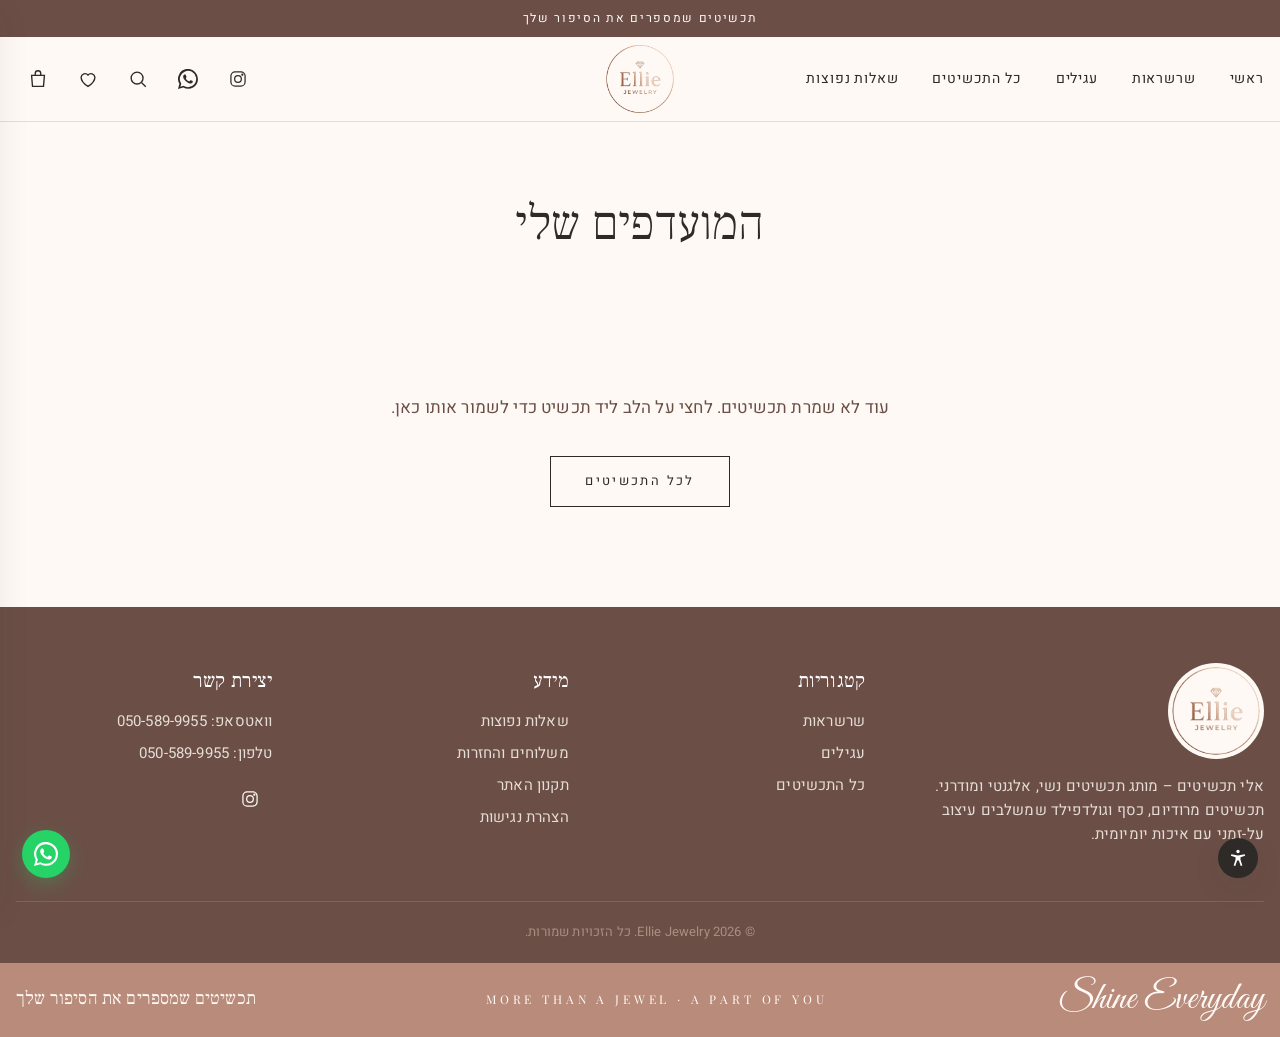
<file: wishlist.html>
<!doctype html>
<html lang="he" dir="rtl">
<head>
<meta charset="utf-8">
<meta name="viewport" content="width=device-width, initial-scale=1">
<title>המועדפים שלי | Ellie Jewelry</title>
<meta name="description" content="Ellie Jewelry – תכשיטים עדינים ונוצצים: שרשראות טניס, קולייר ועגילים בזהב, כסף ורוז גולד. הזמנה קלה בוואטסאפ.">
<meta name="theme-color" content="#fff9f6">
<link rel="icon" href="favicon.ico" sizes="any">
<link rel="icon" type="image/png" sizes="32x32" href="assets/img/favicon-32.png">
<link rel="icon" type="image/png" sizes="192x192" href="assets/img/icon-192.png">
<link rel="apple-touch-icon" href="assets/img/apple-touch-icon.png">
<link rel="preconnect" href="https://fonts.googleapis.com">
<link rel="preconnect" href="https://fonts.gstatic.com" crossorigin>
<link href="https://fonts.googleapis.com/css2?family=Heebo:wght@300;400;500;700&family=Playfair+Display:wght@400;500&family=Frank+Ruhl+Libre:wght@300;400;500&family=Great+Vibes&display=swap" rel="stylesheet">
<link rel="stylesheet" href="assets/css/style.css">
</head>
<body data-page="wishlist">
<main id="main" class="container">
  <div class="page-head"><h1>המועדפים שלי</h1><p id="wish-count-note"></p></div>
  <div class="grid" id="wish-grid" style="margin-top:28px"></div>
</main>
<script src="assets/js/site.js"></script>
<script src="assets/js/products.js"></script>
<script src="assets/js/app.js"></script>
</body>
</html>
</file>
<file: assets/css/style.css>
/* ───────── Ellie Jewelry – עיצוב ───────── */
/* פלטת המותג (מתוך ספר המיתוג) */
:root {
  --ivory: #fff9f6;
  --blush: #f6d9d1;
  --champagne: #eedccb;
  --sand: #e6ddd4;
  --taupe: #a88f80;
  --mocha: #6b4f47;
  --charcoal: #2e2a27;
  --rose-gold: #b88b7a;

  --bg: var(--ivory);
  --surface: #ffffff;
  --tile: #ffffff;        /* מסגרת לבנה לתמונות – התמונות מוצגות בדיוק כפי שצולמו */
  --ink: var(--charcoal);
  --muted: var(--mocha);
  --line: var(--sand);
  --rose: var(--rose-gold);
  --rose-deep: #a5786a;   /* רוז גולד מעט כהה יותר, לכפתורים וטקסט */
  --rose-soft: var(--blush);
  --wa: #25d366;
  --radius: 14px;
  --shadow: 0 10px 30px rgba(46, 42, 39, .08);
  --font-head: "Playfair Display", "Frank Ruhl Libre", serif;
  --font-body: "Heebo", system-ui, sans-serif;
  --font-latin: "Playfair Display", serif;
  --font-script: "Great Vibes", cursive;
  --max: 1240px;
}

* { box-sizing: border-box; }
html { scroll-behavior: smooth; }
body {
  margin: 0;
  background: var(--bg);
  color: var(--ink);
  font-family: var(--font-body);
  font-size: 17px;
  line-height: 1.6;
  -webkit-font-smoothing: antialiased;
}
img { max-width: 100%; display: block; }
a { color: inherit; text-decoration: none; }
button { font: inherit; color: inherit; cursor: pointer; }
.container { width: min(var(--max), 100% - 32px); margin-inline: auto; }
.skip-link { position: absolute; inset-inline-start: -999px; }
.skip-link:focus { inset-inline-start: 12px; top: 12px; z-index: 100; background: var(--surface); padding: 8px 14px; }
:focus-visible { outline: 2px solid var(--rose); outline-offset: 3px; }

/* ───────── פס הודעה ───────── */
.announce {
  background: var(--mocha);
  color: var(--ivory);
  text-align: center;
  font-size: 14px;
  letter-spacing: .02em;
  padding: 8px 16px;
}

/* ───────── הדר ───────── */
.header {
  position: sticky; top: 0; z-index: 40;
  background: rgba(255, 249, 246, .97);
  border-bottom: 1px solid var(--line);
}
.header__row {
  display: grid;
  grid-template-columns: 1fr auto 1fr;
  align-items: center;
  height: 88px;
}
.logo { justify-self: center; }
.logo img { width: 76px; height: 76px; object-fit: contain; }
.nav { display: flex; gap: 28px; }
.nav a {
  font-size: 16px; padding: 6px 0; position: relative;
}
.nav a::after {
  content: ""; position: absolute; inset-inline: 0; bottom: 0; height: 1px;
  background: var(--rose); transform: scaleX(0); transition: transform .25s ease;
}
.nav a:hover::after, .nav a[aria-current="page"]::after { transform: scaleX(1); }
.header__actions { justify-self: end; display: flex; gap: 6px; align-items: center; }
.icon-btn {
  width: 44px; height: 44px; border-radius: 50%;
  display: grid; place-items: center;
  background: none; border: 0; position: relative;
  transition: background .2s;
}
.icon-btn:hover { background: var(--rose-soft); }
.icon-btn svg { width: 22px; height: 22px; }
.cart-count {
  position: absolute; top: 4px; inset-inline-end: 2px;
  min-width: 19px; height: 19px; padding: 0 5px;
  border-radius: 10px; background: var(--rose); color: #fff;
  font-size: 12px; font-weight: 700; display: grid; place-items: center;
  transform: scale(0); transition: transform .25s cubic-bezier(.3,1.6,.5,1);
}
.cart-count.has { transform: scale(1); }
.cart-count.bump { animation: bump .35s ease; }
@keyframes bump { 50% { transform: scale(1.35); } }
.menu-toggle { display: none; }

/* ───────── כפתורים ───────── */
.btn {
  display: inline-flex; align-items: center; justify-content: center; gap: 10px;
  padding: 14px 30px; border-radius: 999px; border: 1px solid transparent;
  font-size: 16px; font-weight: 600; letter-spacing: .02em;
  transition: background .2s, color .2s, transform .15s, border-color .2s;
}
.btn:active { transform: scale(.98); }
.btn--primary { background: var(--rose-deep); color: #fff; }
.btn--primary:hover { background: var(--mocha); }
.btn--outline { border-color: var(--ink); background: transparent; }
.btn--outline:hover { background: var(--ink); color: var(--bg); }
.btn--wa { background: var(--wa); color: #fff; }
.btn--wa:hover { background: #1eb457; }
.btn--block { width: 100%; }
.btn svg { width: 20px; height: 20px; }

/* ───────── הירו ───────── */
.hero { padding: 28px 0 10px; }
.hero__inner {
  display: grid; grid-template-columns: 1fr 1.1fr;
  background: linear-gradient(135deg, var(--ivory), var(--champagne)); border-radius: 24px; overflow: hidden;
  min-height: 540px;
}
.hero__text {
  padding: 56px; display: flex; flex-direction: column; justify-content: center; gap: 18px;
}
.eyebrow {
  font-family: var(--font-latin); font-size: 14px; letter-spacing: .32em;
  text-transform: uppercase; color: var(--rose-deep);
}
.hero__title {
  font-family: var(--font-head); font-weight: 400;
  font-size: clamp(36px, 4.6vw, 60px); line-height: 1.15; margin: 0;
}
.hero p { margin: 0; color: var(--muted); font-size: 19px; max-width: 36ch; }
.hero__ctas { display: flex; gap: 12px; flex-wrap: wrap; margin-top: 8px; }
.hero__img { position: relative; }
.hero__img img { width: 100%; height: 100%; object-fit: cover; }

/* ───────── כותרות סקשן ───────── */
.section { padding: 64px 0; }
.section__head { text-align: center; margin-bottom: 36px; }
.section__head h2 {
  font-family: var(--font-head); font-weight: 400; font-size: clamp(28px, 3vw, 38px); margin: 4px 0 0;
}
.section__head .ornament {
  display: inline-flex; align-items: center; gap: 14px; color: var(--rose);
}
.section__head .ornament svg { width: 22px; height: 22px; }
.section__head .ornament::before, .section__head .ornament::after {
  content: ""; width: 56px; height: 1px; background: currentColor;
}

/* ───────── קטגוריות ───────── */
.cats { display: grid; grid-template-columns: repeat(2, 1fr); gap: 20px; }
.cat {
  position: relative; border-radius: var(--radius); overflow: hidden;
  aspect-ratio: 4 / 3; background: var(--tile);
}
.cat img { width: 100%; height: 100%; object-fit: cover; transition: transform .8s ease; }
.cat:hover img { transform: scale(1.04); }
.cat__label {
  position: absolute; inset-inline: 0; bottom: 0;
  padding: 60px 28px 26px;
  background: linear-gradient(to top, rgba(46,42,39,.55), transparent);
  color: #fff; display: flex; justify-content: space-between; align-items: end;
}
.cat__label h3 { font-family: var(--font-head); font-weight: 400; font-size: 32px; margin: 0; }
.cat__label span { font-size: 15px; border-bottom: 1px solid rgba(255,255,255,.7); }

/* ───────── כרטיס מוצר ───────── */
.grid { display: grid; grid-template-columns: repeat(4, 1fr); gap: 28px 20px; }
.card { display: flex; flex-direction: column; gap: 12px; text-align: center; }
.card__media {
  position: relative; aspect-ratio: 1; border-radius: var(--radius); overflow: hidden;
  background: var(--tile); border: 1px solid var(--line);
}
.card__media img {
  position: absolute; inset: 0; width: 100%; height: 100%; object-fit: contain;
  padding: 8%; transition: opacity .5s ease, transform .7s ease;
}
.card__media img.is-photo { padding: 0; object-fit: cover; }
.card__media .alt { opacity: 0; }
.card:hover .card__media .alt { opacity: 1; }
.card:hover .card__media .main:not(:only-of-type) { opacity: 0; }
.card:hover .card__media img:only-of-type { transform: scale(1.05); }
.badge {
  position: absolute; top: 12px; inset-inline-start: 12px; z-index: 2;
  background: var(--surface); color: var(--rose-deep);
  font-size: 13px; font-weight: 600; padding: 3px 12px; border-radius: 999px;
}
.card__quick {
  position: absolute; inset-inline: 12px; bottom: 12px; z-index: 2;
  opacity: 0; transform: translateY(8px); transition: opacity .25s, transform .25s;
  background: var(--surface); border: 0; border-radius: 999px; padding: 10px; font-size: 15px; font-weight: 600;
}
.card:hover .card__quick, .card__quick:focus-visible { opacity: 1; transform: none; }
.card__quick:hover { background: var(--ink); color: var(--bg); }
.card__name { font-size: 16px; margin: 0; line-height: 1.4; }
.price { font-weight: 700; color: var(--rose-deep); }
.price del { color: var(--muted); font-weight: 400; margin-inline-start: 8px; font-size: .9em; }

/* ───────── איך מזמינים ───────── */
.steps {
  display: grid; grid-template-columns: repeat(3, 1fr); gap: 20px;
  background: var(--surface); border-radius: 24px; padding: 44px;
}
.step { text-align: center; padding: 0 12px; }
.step__num {
  width: 56px; height: 56px; margin: 0 auto 14px; border-radius: 50%;
  border: 1px solid var(--rose); color: var(--rose-deep);
  display: grid; place-items: center; font-family: var(--font-latin); font-size: 26px;
}
.step h3 { font-family: var(--font-head); font-weight: 500; font-size: 21px; margin: 0 0 6px; }
.step p { margin: 0; color: var(--muted); font-size: 16px; }

/* ───────── עמוד קטגוריה ───────── */
.page-head { padding: 48px 0 12px; text-align: center; }
.page-head h1 { font-family: var(--font-head); font-weight: 400; font-size: clamp(34px, 4vw, 48px); margin: 0; }
.page-head p { color: var(--muted); margin: 6px 0 0; }
.toolbar {
  display: flex; justify-content: space-between; align-items: center; gap: 16px; flex-wrap: wrap;
  padding: 18px 0 28px; border-bottom: 1px solid var(--line); margin-bottom: 32px;
}
.tabs { display: flex; gap: 8px; flex-wrap: wrap; }
.tab {
  padding: 8px 20px; border-radius: 999px; border: 1px solid var(--line); background: transparent; font-size: 15px;
}
.tab[aria-pressed="true"] { background: var(--ink); color: var(--bg); border-color: var(--ink); }
.select {
  padding: 9px 16px; border-radius: 999px; border: 1px solid var(--line); background: var(--surface);
  font: inherit; font-size: 15px; color: var(--ink);
}
.count-note { color: var(--muted); font-size: 15px; }

/* ───────── עמוד מוצר ───────── */
.crumbs { font-size: 14px; color: var(--muted); padding: 24px 0 0; }
.crumbs a:hover { color: var(--rose-deep); }
.product { display: grid; grid-template-columns: 1.1fr 1fr; gap: 56px; padding: 24px 0 40px; align-items: start; }
.gallery { display: grid; gap: 12px; position: sticky; top: 110px; }
.gallery__main { aspect-ratio: 1; border-radius: var(--radius); background: var(--tile); border: 1px solid var(--line); overflow: hidden; }
.gallery__main img { width: 100%; height: 100%; object-fit: contain; padding: 6%; }
.gallery__main img.is-photo { object-fit: cover; padding: 0; }
.gallery__thumbs { display: flex; gap: 10px; flex-wrap: wrap; }
.tone-note { margin: 0; font-size: 14px; color: var(--muted); background: var(--blush); border-radius: 10px; padding: 8px 14px; }
.gallery__thumbs button {
  width: 82px; aspect-ratio: 1; border-radius: 10px; overflow: hidden; border: 1px solid transparent;
  background: var(--tile); padding: 0;
}
.gallery__thumbs button[aria-current="true"] { border-color: var(--rose); }
.gallery__thumbs img { width: 100%; height: 100%; object-fit: cover; }
.product__info h1 { font-family: var(--font-head); font-weight: 400; font-size: clamp(28px, 3vw, 38px); line-height: 1.25; margin: 0 0 8px; }
.product__info .price { font-size: 24px; }
.product__desc { color: var(--muted); margin: 18px 0 26px; }
.opt { margin-bottom: 22px; border: 0; padding: 0; }
.opt legend { font-weight: 600; margin-bottom: 10px; }
.opt legend small { font-weight: 400; color: var(--muted); margin-inline-start: 6px; }
.chips { display: flex; flex-wrap: wrap; gap: 8px; }
.chip {
  padding: 9px 18px; border-radius: 999px; border: 1px solid var(--line); background: var(--surface); font-size: 15px;
  display: inline-flex; align-items: center; gap: 8px; transition: border-color .2s, background .2s;
}
.chip:hover { border-color: var(--rose); }
.chip[aria-checked="true"] { border-color: var(--ink); background: var(--ink); color: var(--bg); }
.swatch { width: 14px; height: 14px; border-radius: 50%; border: 1px solid rgba(0,0,0,.12); }
.opt.is-error .chips { animation: shake .35s; }
.opt.is-error legend { color: #b23b3b; }
@keyframes shake { 25% { transform: translateX(-5px); } 75% { transform: translateX(5px); } }
.buy-row { display: flex; gap: 12px; align-items: stretch; margin-top: 6px; }
.qty {
  display: inline-flex; align-items: center; border: 1px solid var(--line); border-radius: 999px; background: var(--surface);
}
.qty button { width: 40px; height: 100%; min-height: 44px; border: 0; background: none; font-size: 20px; }
.qty span { min-width: 28px; text-align: center; font-weight: 600; }
.buy-row .btn { flex: 1; }
.ask-link { display: inline-flex; align-items: center; gap: 8px; margin-top: 16px; color: var(--muted); font-size: 15px; }
.ask-link:hover { color: var(--ink); }
.ask-link svg { width: 18px; height: 18px; color: var(--wa); }
.accordion { margin-top: 30px; border-top: 1px solid var(--line); }
.accordion details { border-bottom: 1px solid var(--line); }
.accordion summary {
  list-style: none; cursor: pointer; padding: 16px 0; font-weight: 600;
  display: flex; justify-content: space-between; align-items: center;
}
.accordion summary::-webkit-details-marker { display: none; }
.accordion summary::after { content: "+"; font-size: 22px; font-weight: 300; transition: transform .2s; }
.accordion details[open] summary::after { transform: rotate(45deg); }
.accordion p { margin: 0 0 18px; color: var(--muted); }

/* ───────── סל צדדי ───────── */
.overlay {
  position: fixed; inset: 0; background: rgba(46,42,39,.35); z-index: 60;
  opacity: 0; pointer-events: none; transition: opacity .3s;
}
.overlay.open { opacity: 1; pointer-events: auto; }
.drawer {
  position: fixed; top: 0; bottom: 0; inset-inline-end: 0; z-index: 70;
  width: min(440px, 100%); background: var(--surface);
  display: flex; flex-direction: column;
  transform: translateX(-100%); transition: transform .4s cubic-bezier(.22,1,.36,1);
  box-shadow: var(--shadow);
}
.drawer.open { transform: none; }
.drawer__head { display: flex; justify-content: space-between; align-items: center; padding: 18px 22px; border-bottom: 1px solid var(--line); }
.drawer__head h2 { font-family: var(--font-head); font-weight: 400; font-size: 24px; margin: 0; }
.drawer__body { flex: 1; overflow-y: auto; padding: 8px 22px; }
.drawer__foot { padding: 18px 22px 22px; border-top: 1px solid var(--line); background: var(--bg); }
.empty { text-align: center; padding: 60px 10px; color: var(--muted); }
.empty .btn { margin-top: 18px; }
.cart-item { display: grid; grid-template-columns: 78px 1fr auto; gap: 14px; padding: 16px 0; border-bottom: 1px solid var(--line); align-items: center; }
.cart-item__img { width: 78px; aspect-ratio: 1; border-radius: 10px; background: var(--tile); overflow: hidden; }
.cart-item__img img { width: 100%; height: 100%; object-fit: contain; padding: 6px; }
.cart-item__img img.is-photo { object-fit: cover; padding: 0; }
.cart-item h4 { margin: 0; font-size: 15px; font-weight: 600; line-height: 1.35; }
.cart-item .meta { font-size: 13px; color: var(--muted); }
.cart-item .qty { margin-top: 6px; }
.cart-item .qty button { min-height: 32px; width: 32px; font-size: 16px; }
.cart-item__end { text-align: end; display: flex; flex-direction: column; gap: 8px; align-items: end; }
.remove { background: none; border: 0; color: var(--muted); font-size: 13px; text-decoration: underline; padding: 0; }
.total-row { display: flex; justify-content: space-between; font-size: 18px; margin-bottom: 4px; }
.total-row strong { color: var(--rose-deep); }
.foot-note { font-size: 13px; color: var(--muted); margin: 0 0 14px; }

/* טופס פרטים */
.form { display: grid; gap: 12px; }
.field { display: grid; gap: 4px; }
.field label { font-size: 14px; font-weight: 600; }
.field input, .field textarea {
  font: inherit; font-size: 16px; padding: 11px 14px; border-radius: 10px;
  border: 1px solid var(--line); background: var(--surface); color: var(--ink);
}
.field input:focus, .field textarea:focus { outline: none; border-color: var(--rose); }
.field textarea { resize: vertical; min-height: 64px; }
.field.is-error input { border-color: #b23b3b; }
.field .err { color: #b23b3b; font-size: 13px; display: none; }
.field.is-error .err { display: block; }
.radio-row { display: flex; gap: 8px; }
.radio-row label {
  flex: 1; text-align: center; padding: 10px; border: 1px solid var(--line); border-radius: 10px; cursor: pointer;
  font-size: 15px; font-weight: 400; background: var(--surface);
}
.radio-row input { position: absolute; opacity: 0; }
.radio-row input:checked + span { font-weight: 700; }
.radio-row label:has(input:checked) { border-color: var(--ink); }
.back-link { background: none; border: 0; color: var(--muted); font-size: 14px; padding: 0; margin-bottom: 10px; text-decoration: underline; }

/* ───────── הודעת הוספה ───────── */
.toast {
  position: fixed; top: 104px; left: 50%; z-index: 80; max-width: calc(100% - 32px); text-align: center;
  transform: translate(-50%, -12px); opacity: 0; pointer-events: none;
  background: var(--ink); color: var(--bg); padding: 12px 22px; border-radius: 999px; font-size: 15px;
  transition: opacity .25s, transform .25s;
}
.toast.show { opacity: 1; transform: translate(-50%, 0); }

/* ───────── וואטסאפ צף ───────── */
.wa-float {
  position: fixed; bottom: 22px; left: 22px; z-index: 50;
  width: 58px; height: 58px; border-radius: 50%; background: var(--wa); color: #fff;
  display: grid; place-items: center; box-shadow: 0 8px 24px rgba(37,211,102,.35);
  transition: transform .2s;
}
.wa-float:hover { transform: scale(1.07); }
.wa-float svg { width: 30px; height: 30px; }

/* ───────── פוטר ───────── */
.footer { background: var(--mocha); color: var(--champagne); margin-top: 40px; padding: 56px 0 0; }
.footer__grid { display: grid; grid-template-columns: 1.4fr 1fr 1fr 1fr; gap: 40px; }
.footer h4 { font-family: var(--font-head); font-weight: 400; font-size: 20px; color: #fff; margin: 0 0 14px; }
.footer p, .footer li { color: var(--sand); font-size: 15px; }
.footer ul { list-style: none; padding: 0; margin: 0; display: grid; gap: 8px; }
.footer a:hover { color: #fff; }
.footer__brand img { width: 96px; height: 96px; border-radius: 50%; margin-bottom: 12px; background: var(--ivory); padding: 4px; }
.footer__bottom { border-top: 1px solid rgba(255,255,255,.12); margin-top: 40px; padding: 20px 0; font-size: 13px; color: var(--taupe); text-align: center; }

/* ───────── אלמנטים של המותג ───────── */
.script { font-family: var(--font-script); color: var(--rose); font-weight: 400; line-height: 1; }
.hero .script { font-size: 44px; margin-top: 4px; }
.hero__title { font-family: "Frank Ruhl Libre", serif; }
.slogan { font-family: var(--font-latin); font-size: 12px; letter-spacing: .32em; text-transform: uppercase; color: var(--taupe); }

/* דוגמת יהלומים עדינה */
.pattern {
  background-color: var(--ivory);
  background-image: url("data:image/svg+xml,%3Csvg xmlns='http://www.w3.org/2000/svg' width='64' height='64' viewBox='0 0 64 64'%3E%3Cpath d='M24 26h16l4 5-12 13-12-13z M20 31h24 M28 26l-2 5 6 13 6-13-2-5' fill='none' stroke='%23b88b7a' stroke-opacity='.22' stroke-width='1'/%3E%3C/svg%3E");
}

/* ערכי המותג */
.brand { display: grid; grid-template-columns: 1.2fr 1fr; gap: 48px; align-items: center; border-radius: 24px; padding: 56px; }
.brand h2 { font-family: "Frank Ruhl Libre", serif; font-weight: 400; font-size: clamp(28px, 3vw, 38px); margin: 0 0 14px; }
.brand p { color: var(--muted); margin: 0; max-width: 52ch; }
.brand p strong { color: var(--ink); font-weight: 500; }
.values { display: grid; grid-template-columns: repeat(4, 1fr); gap: 12px; text-align: center; }
.value svg { width: 46px; height: 46px; color: var(--rose); margin: 0 auto 10px; }
.value span { font-size: 16px; }

.step__num svg { width: 26px; height: 26px; }

/* פס תחתון בסגנון המיתוג */
.footer__band {
  background: var(--rose-gold); color: var(--ivory);
  display: flex; justify-content: space-between; align-items: center; gap: 20px; flex-wrap: wrap;
  padding: 18px max(16px, calc((100% - var(--max)) / 2));
}
.footer__band .script { color: var(--ivory); font-size: 38px; }
.footer__band .slogan { color: var(--ivory); }
.footer__band .tagline { font-family: "Frank Ruhl Libre", serif; font-size: 18px; }

/* ───────── הדר: תפריט נפתח, רשתות ───────── */
.header__start { display: flex; align-items: center; gap: 8px; }
.nav { align-items: center; }
.nav__item { position: relative; }
.nav__item > a { display: inline-block; padding: 6px 0; }
.nav__expand { display: none; width: 44px; height: 44px; place-items: center; background: none; border: 0; font-size: 22px; font-weight: 300; }
.mega {
  position: absolute; top: calc(100% + 10px); inset-inline-start: -18px; z-index: 45;
  min-width: 230px; padding: 12px 18px; display: grid; gap: 2px;
  background: var(--surface); border: 1px solid var(--line); border-radius: 14px; box-shadow: var(--shadow);
  opacity: 0; visibility: hidden; transform: translateY(6px); transition: opacity .2s, transform .2s, visibility .2s;
}
.mega::before { content: ""; position: absolute; inset-inline: 0; top: -12px; height: 12px; }
.nav__item:hover .mega, .nav__item:focus-within .mega { opacity: 1; visibility: visible; transform: none; }
.mega a { padding: 7px 0; font-size: 15px; color: var(--muted); }
.mega a:hover { color: var(--rose-deep); }
.mega a::after { display: none; }
.mega a:first-child { color: var(--ink); font-weight: 500; border-bottom: 1px solid var(--line); padding-bottom: 10px; margin-bottom: 4px; }
.social svg { width: 20px; height: 20px; }
.announce span { display: inline-block; transition: opacity .35s; }
.announce span.fade { opacity: 0; }

/* ───────── חיפוש ───────── */
.search {
  position: fixed; inset: 0; z-index: 90; background: rgba(46,42,39,.4);
  display: flex; justify-content: center; align-items: flex-start; padding: 90px 16px 16px;
  opacity: 0; transition: opacity .25s;
}
.search[hidden] { display: none; }
.search.open { opacity: 1; }
.search__box {
  width: min(640px, 100%); background: var(--surface); border-radius: 18px; box-shadow: var(--shadow);
  transform: translateY(-10px); transition: transform .3s cubic-bezier(.22,1,.36,1); overflow: hidden;
}
.search.open .search__box { transform: none; }
.search__form { display: flex; align-items: center; gap: 10px; padding: 8px; padding-inline-start: 18px; border-bottom: 1px solid var(--line); }
.search__form > svg { width: 22px; height: 22px; color: var(--rose); flex: none; }
.search__form input { flex: 1; border: 0; outline: none; font: inherit; font-size: 18px; padding: 12px 0; background: none; color: var(--ink); min-width: 0; }
.search__results { max-height: 60vh; overflow-y: auto; }
.search__item { display: grid; grid-template-columns: 56px 1fr auto; gap: 14px; align-items: center; padding: 10px 18px; }
.search__item:hover { background: var(--ivory); }
.search__img { width: 56px; aspect-ratio: 1; border-radius: 10px; overflow: hidden; background: var(--tile); border: 1px solid var(--line); }
.search__img img { width: 100%; height: 100%; object-fit: cover; }
.search__all { display: block; text-align: center; padding: 14px; font-weight: 600; color: var(--rose-deep); border-top: 1px solid var(--line); }
.search__empty { padding: 22px 18px; margin: 0; color: var(--muted); }

/* ───────── מועדפים ───────── */
.card__link { position: absolute; inset: 0; }
.wish-btn {
  position: absolute; top: 10px; inset-inline-end: 10px; z-index: 3;
  width: 38px; height: 38px; border-radius: 50%; border: 0; display: grid; place-items: center;
  background: rgba(255,255,255,.9); color: var(--rose-deep); transition: transform .2s;
}
.wish-btn:hover { transform: scale(1.08); }
.wish-btn svg { width: 20px; height: 20px; }
.wish-btn.on { color: #c0566a; }
.wish-btn.on svg { animation: bump .35s ease; }
.wish-btn--lg { position: static; width: 46px; height: 46px; flex: none; border: 1px solid var(--line); background: var(--surface); }
.wish-btn--lg svg { width: 22px; height: 22px; }
.title-row { display: flex; gap: 14px; align-items: flex-start; justify-content: space-between; }
.badge--out { background: var(--charcoal); color: var(--ivory); }
.badge--inline { position: static; display: inline-block; margin-bottom: 10px; }
.card.is-out .card__media img { opacity: .55; }

/* ───────── באנר מתחלף ───────── */
.slider { position: relative; }
.slides { display: grid; }
.slide { grid-area: 1 / 1; opacity: 0; visibility: hidden; transition: opacity .8s ease, visibility .8s; }
.slide.active { opacity: 1; visibility: visible; }
.slide .hero__img { overflow: hidden; }
.slide .hero__img img { transform: scale(1.04); transition: transform 6s ease-out; }
.slide.active .hero__img img { transform: none; }
.slider__arrow {
  position: absolute; top: 50%; transform: translateY(-50%); z-index: 2;
  width: 46px; height: 46px; border-radius: 50%; border: 0; display: grid; place-items: center;
  background: rgba(255,255,255,.85); color: var(--ink); box-shadow: var(--shadow); transition: background .2s;
}
.slider__arrow:hover { background: #fff; }
.slider__arrow svg { width: 22px; height: 22px; }
.slider__prev { right: 14px; }
.slider__next { left: 14px; }
.slider__dots { position: absolute; bottom: 18px; left: 0; right: 0; display: flex; justify-content: center; gap: 8px; z-index: 2; }
.slider__dots button { width: 9px; height: 9px; border-radius: 99px; border: 0; padding: 0; background: rgba(46,42,39,.25); transition: width .3s, background .3s; }
.slider__dots button[aria-current="true"] { width: 26px; background: var(--rose-deep); }

/* ───────── שאלות נפוצות ───────── */
.faq { max-width: 820px; margin-inline: auto; border-top: 1px solid var(--line); }
.faq details { border-bottom: 1px solid var(--line); }
.faq summary {
  list-style: none; cursor: pointer; padding: 20px 4px; font-size: 18px; font-weight: 500;
  display: flex; justify-content: space-between; align-items: center; gap: 16px;
}
.faq summary::-webkit-details-marker { display: none; }
.faq summary::after { content: "+"; font-size: 26px; font-weight: 300; color: var(--rose); transition: transform .25s; }
.faq details[open] summary::after { transform: rotate(45deg); }
.faq p { margin: 0 4px 20px; color: var(--muted); max-width: 68ch; }

/* ───────── מועדון ───────── */
.club {
  display: grid; grid-template-columns: 1fr 1.1fr; gap: 40px; align-items: center;
  background: linear-gradient(135deg, var(--blush), var(--champagne)); border-radius: 24px; padding: 52px 56px;
}
.club h2 { font-family: "Frank Ruhl Libre", serif; font-weight: 400; font-size: clamp(28px, 3vw, 38px); margin: 6px 0 10px; }
.club p { margin: 0; color: var(--muted); }
.club__form { display: grid; grid-template-columns: 1fr 1fr; gap: 12px; }
.club__form .field:nth-child(3), .club__form .btn { grid-column: 1 / -1; }
.club__form .field label { color: var(--mocha); }

/* ───────── אינסטגרם ───────── */
.insta-grid { display: grid; grid-template-columns: repeat(6, 1fr); gap: 10px; }
.insta-grid a { position: relative; aspect-ratio: 1; border-radius: 12px; overflow: hidden; background: var(--tile); }
.insta-grid img { width: 100%; height: 100%; object-fit: cover; transition: transform .6s; }
.insta-grid span { position: absolute; inset: 0; display: grid; place-items: center; background: rgba(46,42,39,.35); color: #fff; opacity: 0; transition: opacity .25s; }
.insta-grid span svg { width: 30px; height: 30px; }
.insta-grid a:hover span { opacity: 1; }
.insta-grid a:hover img { transform: scale(1.05); }

/* ───────── עמוד קטגוריה: תתי-קטגוריות ───────── */
.subs { display: flex; gap: 8px; flex-wrap: wrap; margin: -12px 0 28px; }
.subs:empty { display: none; }
.subs .chip[aria-pressed="true"] { border-color: var(--rose-deep); background: var(--rose-soft); }

/* ───────── עמוד מוצר: מידע נוסף ועדכון מלאי ───────── */
.specs { display: grid; grid-template-columns: auto 1fr; gap: 8px 18px; margin: 0 0 18px; }
.specs dt { font-weight: 500; }
.specs dd { margin: 0; color: var(--muted); }
.restock { background: var(--ivory); border: 1px solid var(--line); border-radius: 16px; padding: 22px; margin-top: 6px; }
.restock h3 { margin: 0 0 4px; font-family: "Frank Ruhl Libre", serif; font-weight: 500; font-size: 20px; }

/* ───────── עמודי מידע ───────── */
.prose { max-width: 820px; margin-inline: auto; padding: 10px 0 30px; }
.prose h2 { font-family: "Frank Ruhl Libre", serif; font-weight: 500; font-size: 24px; margin: 34px 0 10px; }
.prose p, .prose li { color: var(--muted); }
.prose ul { padding-inline-start: 22px; }
.prose a { color: var(--rose-deep); text-decoration: underline; }
.prose .updated { font-size: 14px; color: var(--taupe); }
.footer__socials { display: flex; gap: 4px; margin-top: 12px; }
.footer__socials .icon-btn { color: var(--ivory); }
.footer__socials .icon-btn:hover { background: rgba(255,255,255,.1); }

/* ───────── תפריט נגישות ───────── */
.a11y-btn {
  position: fixed; bottom: 22px; right: 22px; z-index: 50;
  width: 50px; height: 50px; border-radius: 50%; border: 0; display: grid; place-items: center;
  background: var(--mocha); color: #fff; box-shadow: var(--shadow);
}
.a11y-btn svg { width: 26px; height: 26px; }
.a11y-panel {
  position: fixed; bottom: 82px; right: 22px; z-index: 55; width: 230px;
  background: var(--surface); border: 1px solid var(--line); border-radius: 16px; box-shadow: var(--shadow);
  padding: 16px; display: grid; gap: 8px;
}
.a11y-panel[hidden] { display: none; }
.a11y-panel h3 { margin: 0 0 4px; font-size: 17px; }
.a11y-panel button { text-align: start; padding: 9px 12px; border-radius: 10px; border: 1px solid var(--line); background: var(--ivory); font-size: 15px; }
.a11y-panel button[aria-pressed="true"] { background: var(--mocha); color: #fff; border-color: var(--mocha); }
.a11y-panel a { font-size: 14px; color: var(--rose-deep); text-decoration: underline; padding: 4px 2px; }
html.a11y-text { font-size: 118%; }
html.a11y-text body { font-size: 19px; }
html.a11y-contrast { --muted: #2e2a27; --rose-deep: #6b3f30; --line: #8a7468; --taupe: #4a3a33; }
html.a11y-contrast body { background: #fff; }
html.a11y-links a { text-decoration: underline !important; text-underline-offset: 3px; }
html.a11y-still *, html.a11y-still *::before, html.a11y-still *::after { transition: none !important; animation: none !important; }

/* ───────── מובייל ───────── */
@media (max-width: 980px) {
  .grid { grid-template-columns: repeat(3, 1fr); }
  .hero__inner { grid-template-columns: 1fr; min-height: 0; }
  .hero__img { order: -1; aspect-ratio: 4 / 3; }
  .hero__text { padding: 32px 26px 36px; }
  .product { grid-template-columns: 1fr; gap: 28px; }
  .gallery { position: static; }
}
@media (max-width: 1080px) {
  .menu-toggle { display: grid; }
  .nav {
    position: fixed; top: 0; bottom: 0; inset-inline-start: 0; z-index: 70;
    width: min(320px, 86%); background: var(--surface); flex-direction: column; align-items: stretch; gap: 0; overflow-y: auto;
    padding: 80px 26px 30px; transform: translateX(100%); transition: transform .35s cubic-bezier(.22,1,.36,1);
  }
  .nav.open { transform: none; box-shadow: var(--shadow); }
  .nav > a, .nav__item > a { font-size: 19px; padding: 14px 0; border-bottom: 1px solid var(--line); display: block; }
  .nav a::after { display: none; }
  .nav__item { display: grid; grid-template-columns: 1fr auto; }
  .nav__expand { display: grid; border-bottom: 1px solid var(--line); }
  .mega {
    grid-column: 1 / -1; position: static; opacity: 1; visibility: visible; transform: none;
    box-shadow: none; border: 0; padding: 0 14px; min-width: 0; display: none; background: none;
  }
  .nav__item.open .mega { display: grid; }
  .mega a { font-size: 16px; padding: 10px 0; }
}
@media (max-width: 760px) {
  body { font-size: 16px; }
  .header__actions .social { display: none; }
  .header__actions { gap: 0; }
  .header__actions .icon-btn { width: 40px; }
  .header__row { height: 70px; }
  .logo img { width: 56px; height: 56px; }
  .grid { grid-template-columns: repeat(2, 1fr); gap: 22px 12px; }
  .cats { grid-template-columns: 1fr; }
  .steps { grid-template-columns: 1fr; padding: 28px 20px; gap: 26px; }
  .section { padding: 44px 0; }
  .footer__grid { grid-template-columns: 1fr 1fr; gap: 28px; }
  .brand { grid-template-columns: 1fr; padding: 32px 22px; gap: 30px; }
  .values { grid-template-columns: repeat(2, 1fr); gap: 22px; }
  .footer__band { justify-content: center; text-align: center; }
  .hero .script { font-size: 36px; }
  .slider__arrow { display: none; }
  .club { grid-template-columns: 1fr; padding: 32px 22px; gap: 24px; }
  .club__form { grid-template-columns: 1fr; }
  .insta-grid { grid-template-columns: repeat(3, 1fr); }
  .a11y-btn { width: 46px; height: 46px; bottom: 16px; right: 16px; }
  .a11y-panel { right: 16px; bottom: 72px; }
  .footer__brand { grid-column: 1 / -1; }
  .card__quick { display: none; }
  .card__name { font-size: 15px; }
  .wa-float { width: 52px; height: 52px; bottom: 16px; left: 16px; }
}

@media (hover: none) {
  .card:hover .card__media .alt { opacity: 0; }
  .card:hover .card__media .main:not(:only-of-type) { opacity: 1; }
}

@media (prefers-reduced-motion: reduce) {
  *, *::before, *::after { transition-duration: .01ms !important; animation-duration: .01ms !important; }
}

/* כשהתפריט פתוח – ההדר מעל שכבת ההחשכה */
.header:has(.nav.open) { z-index: 75; }

/* ═════════ עיצוב יוקרתי – סגנון מגזין ═════════
   שכבה אחרונה שגוברת על הסגנונות שמעליה:
   פינות ישרות, קווים דקים, כותרות דקות, הרבה אוויר */
:root { --radius: 0; --max: 1320px; }

body { letter-spacing: .01em; }
.announce { font-size: 12px; letter-spacing: .14em; padding: 9px 16px; }
.header__row { height: 84px; }
.nav { gap: 34px; }
.nav > a, .nav__item > a { font-size: 14px; letter-spacing: .06em; }
.mega { border-radius: 0; }
.logo img { width: 68px; height: 68px; }

/* כפתורים: מלבן דק, אותיות מרווחות */
.btn { border-radius: 0; padding: 14px 34px; font-size: 13px; font-weight: 400; letter-spacing: .18em; }
.btn--primary { background: var(--charcoal); }
.btn--primary:hover { background: var(--rose-deep); }
.btn--outline { border: 1px solid var(--charcoal); color: var(--charcoal); }
.btn--outline:hover { background: var(--charcoal); color: var(--ivory); }
.btn--wa { border-radius: 0; }

/* פתיחה: עמוד מגזין */
.hero { padding: 0; width: 100%; max-width: none; margin: 0; }
.hero__inner {
  grid-template-columns: minmax(340px, 1fr) 1.55fr;
  background: var(--ivory); border-radius: 0; min-height: 0;
  height: min(76vh, 640px); border-bottom: 1px solid var(--line);
}
.hero__text {
  padding: 0 clamp(28px, 5vw, 80px); gap: 0; justify-content: center;
  border-inline-end: 1px solid var(--line);
}
.hero .eyebrow { font-size: 11px; letter-spacing: .38em; color: var(--rose-deep); margin-bottom: 22px; }
.hero__title {
  font-family: "Frank Ruhl Libre", serif; font-weight: 300;
  font-size: clamp(32px, 3.3vw, 50px); line-height: 1.22; letter-spacing: -.005em; color: var(--charcoal);
}
.hero__rule { display: block; width: 44px; height: 1px; background: var(--rose); margin: 26px 0 22px; }
.hero p { font-size: 15px; line-height: 1.85; color: var(--muted); max-width: 30ch; font-weight: 300; }
.hero__ctas { margin-top: 30px; }
.hero__img { overflow: hidden; }
.slider__dots { display: none; }
.slider__nav {
  position: absolute; bottom: 30px; inset-inline-start: clamp(28px, 5vw, 80px); z-index: 2;
  display: flex; align-items: center; gap: 14px;
}
.slider__arrow {
  position: static; transform: none; width: 36px; height: 36px; border-radius: 0;
  background: transparent; box-shadow: none; border: 1px solid var(--line); color: var(--charcoal);
}
.slider__arrow:hover { background: var(--charcoal); color: var(--ivory); border-color: var(--charcoal); }
.slider__arrow svg { width: 16px; height: 16px; }
.slider__count { font-family: var(--font-latin); font-size: 12px; letter-spacing: .2em; color: var(--taupe); min-width: 58px; text-align: center; direction: ltr; }

/* כותרות סקשנים */
.section { padding: 96px 0; }
.section__head { margin-bottom: 48px; }
.section__head h2 { font-family: "Frank Ruhl Libre", serif; font-weight: 300; font-size: clamp(28px, 2.6vw, 38px); letter-spacing: .01em; margin-top: 10px; }
.section__head .ornament::before, .section__head .ornament::after { width: 72px; opacity: .6; }
.section__head .ornament svg { width: 18px; height: 18px; }

/* קטגוריות: תמונות גבוהות, כיתוב עדין */
.cats { gap: 24px; }
.cat { border-radius: 0; aspect-ratio: 4 / 5; }
.cat__label { padding: 80px 32px 30px; flex-direction: column; align-items: flex-start; gap: 6px; background: linear-gradient(to top, rgba(46,42,39,.45), transparent 70%); }
.cat__label h3 { font-family: "Frank Ruhl Libre", serif; font-weight: 300; font-size: 34px; }
.cat__label span { font-size: 12px; letter-spacing: .2em; border-bottom-color: rgba(255,255,255,.6); }

/* כרטיסי מוצר נקיים */
.grid { gap: 48px 28px; }
.card { gap: 8px; }
.card__media { border-radius: 0; border: 0; background: #fff; margin-bottom: 8px; }
.card__media img { transition: opacity .7s ease, transform 1.2s cubic-bezier(.22,1,.36,1); }
.card__name { font-weight: 300; font-size: 15px; letter-spacing: .02em; }
.card .price { font-weight: 400; font-size: 14px; color: var(--mocha); letter-spacing: .04em; }
.badge { border-radius: 0; font-size: 11px; font-weight: 400; letter-spacing: .14em; padding: 4px 12px; top: 14px; inset-inline-start: 14px; background: rgba(255,255,255,.92); }
.wish-btn { background: transparent; color: var(--charcoal); top: 8px; inset-inline-end: 8px; }
.wish-btn:hover { transform: none; color: var(--rose-deep); }
.wish-btn--lg { border-radius: 0; border-color: var(--line); background: transparent; }

/* בלוקים: בלי צבעי רקע כבדים, רק קווים דקים */
.brand { border-radius: 0; border: 1px solid var(--line); padding: 72px; }
.brand h2, .club h2 { font-weight: 300; }
.steps { border-radius: 0; background: transparent; border-top: 1px solid var(--line); border-bottom: 1px solid var(--line); padding: 56px 20px; }
.step__num { border-color: var(--line); width: 60px; height: 60px; }
.step h3 { font-weight: 400; font-size: 19px; }
.club { border-radius: 0; background: var(--blush); padding: 64px 72px; }
.field input, .field textarea, .select { border-radius: 0; }
.faq summary { font-weight: 400; font-family: "Frank Ruhl Libre", serif; font-size: 19px; }
.insta-grid a { border-radius: 0; }

/* עמוד קטגוריה ומוצר */
.page-head { padding: 64px 0 20px; }
.page-head h1 { font-family: "Frank Ruhl Libre", serif; font-weight: 300; }
.tab, .chip { border-radius: 0; }
.gallery__main, .gallery__thumbs button { border-radius: 0; }
.gallery__main { border: 0; background: #fff; }
.product__info h1 { font-family: "Frank Ruhl Libre", serif; font-weight: 300; }
.product__info .price { font-weight: 400; color: var(--mocha); font-size: 22px; }
.qty, .remove { border-radius: 0; }
.tone-note, .restock { border-radius: 0; }
.drawer__head h2 { font-family: "Frank Ruhl Libre", serif; font-weight: 300; }
.cart-item__img, .search__img, .search__box { border-radius: 0; }

/* כפתורים צפים קטנים ודיסקרטיים */
.wa-float { width: 48px; height: 48px; box-shadow: 0 6px 18px rgba(37,211,102,.25); }
.wa-float svg { width: 24px; height: 24px; }
.a11y-btn { width: 40px; height: 40px; background: var(--charcoal); }
.a11y-btn svg { width: 20px; height: 20px; }
.a11y-panel, .a11y-panel button { border-radius: 0; }

@media (max-width: 980px) {
  .hero__inner { grid-template-columns: 1fr; height: auto; }
  .hero__img { order: -1; aspect-ratio: 4 / 3.4; }
  .hero__text { padding: 36px 24px 84px; border-inline-end: 0; }
  .slider__nav { bottom: 26px; inset-inline-start: 24px; }
}
@media (max-width: 760px) {
  .section { padding: 64px 0; }
  .grid { gap: 32px 14px; }
  .cat { aspect-ratio: 4 / 3.6; }
  .brand, .club { padding: 40px 22px; }
  .hero__title { font-size: 32px; }
  .wa-float { width: 44px; height: 44px; }
}
.brand.pattern { background-image: none; background-color: transparent; }

/* הקולקציות שלנו – כרטיסיות קטנות יותר */
.cats { max-width: 860px; margin-inline: auto; gap: 20px; }
.cat { aspect-ratio: 1; }
.cat__label { padding: 60px 24px 22px; }
.cat__label h3 { font-size: 28px; }
@media (max-width: 760px) { .cats { grid-template-columns: 1fr 1fr; gap: 12px; } .cat { aspect-ratio: 3 / 4; } .cat__label { padding: 40px 14px 14px; } .cat__label h3 { font-size: 22px; } }

/* פינות מעוגלות לכל התמונות */
:root { --img-radius: 14px; }
.card__media, .cat, .gallery__main, .insta-grid a { border-radius: var(--img-radius); }
.gallery__thumbs button, .cart-item__img, .search__img { border-radius: 8px; }
.hero__img { padding: 16px; padding-inline-start: 0; }
.hero__img img { border-radius: var(--img-radius); }
@media (max-width: 980px) { .hero__img { padding: 12px 12px 0; } }

/* ───────── פיד אינסטגרם ───────── */
.insta__head { display: flex; justify-content: flex-start; margin-bottom: 28px; }
.insta__profile { display: inline-flex; align-items: center; gap: 14px; }
.insta__profile img { width: 64px; height: 64px; border-radius: 50%; object-fit: cover; background: var(--ivory); border: 1px solid var(--line); }
.insta__profile strong { display: block; font-family: var(--font-latin); font-weight: 400; font-size: 20px; color: var(--charcoal); direction: ltr; text-align: start; }
.insta__profile small { display: block; font-size: 13px; color: var(--taupe); letter-spacing: .12em; }
.insta__profile:hover strong { color: var(--rose-deep); }
.insta-grid { grid-template-columns: repeat(6, 1fr); gap: 12px; }
.insta-post { position: relative; display: block; aspect-ratio: 1; overflow: hidden; border-radius: var(--img-radius); background: #fff; }
.insta-post img { width: 100%; height: 100%; object-fit: cover; transition: transform .9s cubic-bezier(.22,1,.36,1); }
.insta-post:hover img { transform: scale(1.06); }
.insta-post__type { position: absolute; top: 10px; inset-inline-start: 10px; color: #fff; filter: drop-shadow(0 1px 3px rgba(0,0,0,.45)); display: grid; }
.insta-post__type svg { width: 22px; height: 22px; }
.insta-post__type--play { inset: 0; place-items: center; }
.insta-post__type--play svg { width: 44px; height: 44px; }
.insta-post__hover { position: absolute; inset: 0; display: grid; place-items: center; background: rgba(46,42,39,.35); color: #fff; opacity: 0; transition: opacity .3s; }
.insta-post__hover svg { width: 30px; height: 30px; }
.insta-post:hover .insta-post__hover { opacity: 1; }
.insta__actions { display: flex; justify-content: center; gap: 12px; flex-wrap: wrap; margin-top: 32px; }
.insta__actions .btn svg { width: 18px; height: 18px; }
@media (max-width: 980px) { .insta-grid { grid-template-columns: repeat(4, 1fr); } }
@media (max-width: 760px) { .insta-grid { grid-template-columns: repeat(3, 1fr); gap: 6px; } .insta-post { border-radius: 8px; } .insta__profile img { width: 52px; height: 52px; } }

/* אייקון אינסטגרם בתפריט הניווט */
.nav__insta { display: inline-flex; align-items: center; gap: 10px; color: var(--charcoal); }
.nav__insta svg { width: 20px; height: 20px; }
.nav__insta span { position: absolute; width: 1px; height: 1px; overflow: hidden; clip: rect(0 0 0 0); }
.nav__insta:hover { color: var(--rose-deep); }
@media (max-width: 1080px) {
  .nav__insta { display: flex; font-size: 19px; padding: 14px 0; }
  .nav__insta span { position: static; width: auto; height: auto; clip: auto; overflow: visible; }
}

/* כרטיסיית המותג – רקע צילום עם שכבה כהה */
.brand.brand--photo {
  display: grid; grid-template-columns: 1fr; place-items: center; text-align: center;
  min-height: 460px; padding: 90px 32px; border: 0; border-radius: var(--img-radius); overflow: hidden;
  background:
    linear-gradient(90deg, rgba(46,42,39,.25) 0%, rgba(46,42,39,.72) 45%, rgba(46,42,39,.78) 100%),
    url("../img/products/lotus-peer-model.webp") left 30% / cover no-repeat;
  color: var(--ivory);
}
.brand--photo > div { max-width: 600px; }
.brand--photo .slogan { color: var(--champagne); }
.brand--photo h2 { color: #fff; font-size: clamp(30px, 3vw, 42px); margin: 12px 0 18px; }
.brand--photo p { color: rgba(255,249,246,.86); margin-inline: auto; font-weight: 300; line-height: 1.9; }
.brand--photo p strong { color: #fff; font-weight: 400; }
.brand--photo .script { display: block; margin-top: 22px; font-size: 40px; color: var(--blush); }
@media (max-width: 760px) {
  .brand.brand--photo { min-height: 0; padding: 64px 22px; background-position: 30% 30%, 30% 30%;
    background-image: linear-gradient(rgba(46,42,39,.7), rgba(46,42,39,.7)), url("../img/products/lotus-peer-model.webp"); }
}
.brand.brand--photo {
  justify-items: start; text-align: start; padding: 80px clamp(32px, 6vw, 96px);
  background-color: #2e2a27;
  background-image:
    linear-gradient(90deg, rgba(46,42,39,0) 0%, rgba(46,42,39,.15) 22%, rgba(46,42,39,.92) 42%, #2e2a27 56%),
    url("../img/products/lotus-peer-model.webp");
  background-size: 100% 100%, auto 100%;
  background-position: 0 0, left center;
  background-repeat: no-repeat;
}
.brand--photo > div { max-width: 540px; }
.brand--photo p { margin-inline: 0; }
@media (max-width: 760px) {
  .brand.brand--photo {
    justify-items: center; text-align: center; padding: 260px 22px 56px;
    background-image: linear-gradient(180deg, rgba(46,42,39,0) 0%, rgba(46,42,39,.2) 28%, #2e2a27 52%), url("../img/products/lotus-peer-model.webp");
    background-size: 100% 100%, 100% auto; background-position: 0 0, center top;
  }
  .brand--photo p { margin-inline: auto; }
}
.brand.brand--photo {
  background-image:
    linear-gradient(90deg, rgba(46,42,39,0) 0%, rgba(46,42,39,.1) 16%, rgba(46,42,39,.85) 28%, #2e2a27 34%),
    url("../img/products/lotus-peer-model.webp");
}
@media (max-width: 760px) {
  .brand.brand--photo {
    padding-top: 230px;
    background-image: linear-gradient(180deg, rgba(46,42,39,0) 0, rgba(46,42,39,.25) 120px, rgba(46,42,39,.9) 250px, #2e2a27 300px), url("../img/products/lotus-peer-model.webp");
  }
}

/* אינסטגרם יושב ליד הוואטסאפ בהדר; בתפריט הניווט מופיע רק במובייל */
@media (min-width: 1081px) { .nav__insta { display: none; } }

/* ═════════ אזורי תמונה חדשים ═════════ */
.btn--light { border: 1px solid rgba(255,249,246,.8); color: var(--ivory); background: transparent; }
.btn--light:hover, .feature:hover .btn--light { background: var(--ivory); color: var(--charcoal); }

/* באנר קולקציית הטניס: התמונה משמאל, הטקסט על הרקע הכהה מימין */
.feature {
  position: relative; display: grid; align-items: center; justify-items: start;
  min-height: clamp(360px, 38vw, 540px); border-radius: var(--img-radius); overflow: hidden;
  background: #1f1a17 url("../img/lifestyle/tennis-banner.webp") left center / cover no-repeat;
  margin-top: 24px;
}
.feature::after { content: ""; position: absolute; inset: 0; background: linear-gradient(90deg, transparent 45%, rgba(25,20,17,.55) 100%); }
.feature__text { position: relative; z-index: 1; max-width: 440px; padding: 48px clamp(32px, 6vw, 96px); color: var(--ivory); }
.feature__text .slogan { color: var(--champagne); }
.feature__text h2 { font-family: "Frank Ruhl Libre", serif; font-weight: 300; font-size: clamp(32px, 3.2vw, 46px); color: #fff; margin: 12px 0 14px; }
.feature__text p { color: rgba(255,249,246,.82); font-weight: 300; line-height: 1.9; margin: 0 0 28px; }
.feature { transition: transform 1.2s cubic-bezier(.22,1,.36,1); }

/* שופינג מהתמונה */
.look__grid { display: grid; grid-template-columns: minmax(0, 1fr) minmax(0, 1fr); gap: clamp(28px, 5vw, 72px); align-items: center; max-width: 1080px; margin-inline: auto; }
.look__media { position: relative; border-radius: var(--img-radius); overflow: hidden; aspect-ratio: 4 / 5; background: var(--sand); }
.look__media img { width: 100%; height: 100%; object-fit: cover; }
.look__dot {
  position: absolute; width: 30px; height: 30px; margin: -15px 0 0 -15px; border-radius: 50%; border: 0; padding: 0;
  background: rgba(255,255,255,.95); box-shadow: 0 2px 10px rgba(46,42,39,.25); z-index: 2;
}
.look__dot::before { content: ""; position: absolute; inset: 10px; border-radius: 50%; background: var(--rose-deep); transition: transform .3s; }
.look__dot::after { content: ""; position: absolute; inset: -6px; border-radius: 50%; border: 1px solid rgba(255,255,255,.9); animation: look-pulse 2.4s ease-out infinite; }
@keyframes look-pulse { 0% { transform: scale(.7); opacity: 1; } 100% { transform: scale(1.5); opacity: 0; } }
.look__dot.is-hl::before { transform: scale(1.35); }
.look__tip {
  position: absolute; bottom: calc(100% + 12px); left: 50%; transform: translate(-50%, 6px);
  background: var(--surface); color: var(--charcoal); padding: 10px 14px; white-space: nowrap; text-align: center;
  box-shadow: var(--shadow); opacity: 0; visibility: hidden; transition: opacity .2s, transform .2s, visibility .2s; pointer-events: none;
}
.look__tip strong { display: block; font-weight: 400; font-size: 14px; }
.look__tip em { font-style: normal; font-size: 13px; color: var(--mocha); }
.look__dot:hover .look__tip, .look__dot:focus-visible .look__tip, .look__dot[aria-expanded="true"] .look__tip { opacity: 1; visibility: visible; transform: translate(-50%, 0); }
.look__side h3 { font-family: "Frank Ruhl Libre", serif; font-weight: 300; font-size: clamp(26px, 2.4vw, 34px); margin: 10px 0 8px; }
.look__side > p { color: var(--muted); margin: 0 0 26px; font-weight: 300; }
.look__list { border-top: 1px solid var(--line); }
.look__item { display: grid; grid-template-columns: 72px 1fr auto; gap: 18px; align-items: center; padding: 16px 0; border-bottom: 1px solid var(--line); transition: background .25s, padding .25s; }
.look__item.is-hl, .look__item:hover { background: var(--surface); padding-inline: 12px; }
.look__thumb { width: 72px; aspect-ratio: 1; border-radius: 10px; overflow: hidden; background: #fff; border: 1px solid var(--line); }
.look__thumb img { width: 100%; height: 100%; object-fit: contain; padding: 6px; }
.look__name { display: block; font-weight: 300; font-size: 16px; }
.look__info .price { font-size: 14px; color: var(--mocha); }
.look__go svg { width: 18px; height: 18px; color: var(--taupe); }
.look__total { display: flex; justify-content: space-between; padding: 18px 0 0; font-size: 15px; color: var(--muted); }
.look__total strong { font-weight: 400; color: var(--charcoal); }

/* מתנה שמספרת סיפור */
.gift {
  display: grid; grid-template-columns: 1.15fr 1fr; align-items: stretch; border-radius: var(--img-radius); overflow: hidden;
  background: var(--blush); margin-top: 24px;
}
.gift__img { order: 2; min-height: 380px; }
.gift__img img { width: 100%; height: 100%; object-fit: cover; }
.gift__text { padding: clamp(36px, 5vw, 72px); display: flex; flex-direction: column; justify-content: center; align-items: flex-start; }
.gift__text h2 { font-family: "Frank Ruhl Libre", serif; font-weight: 300; font-size: clamp(30px, 3vw, 42px); margin: 12px 0 14px; }
.gift__text p { color: var(--mocha); font-weight: 300; line-height: 1.9; margin: 0 0 28px; max-width: 42ch; }

/* איך לענוד – עמוד מוצר */
.wear { display: grid; grid-template-columns: minmax(0, 1fr) minmax(0, 1.2fr); border-radius: var(--img-radius); overflow: hidden; background: #2e2a27; color: var(--ivory); margin-top: 20px; }
.wear__img { order: 2; aspect-ratio: 4 / 5; max-height: 560px; }
.wear__img img { width: 100%; height: 100%; object-fit: cover; }
.wear__text { padding: clamp(36px, 5vw, 72px); display: flex; flex-direction: column; justify-content: center; }
.wear__text .slogan { color: var(--champagne); }
.wear__text h2 { font-family: "Frank Ruhl Libre", serif; font-weight: 300; font-size: clamp(28px, 2.8vw, 40px); color: #fff; margin: 12px 0 14px; }
.wear__text p { color: rgba(255,249,246,.84); font-weight: 300; line-height: 1.9; margin: 0; max-width: 40ch; }
.wear__text .script { font-size: 38px; color: var(--blush); margin-top: 22px; }

@media (max-width: 860px) {
  .look__grid { grid-template-columns: 1fr; }
  .gift, .wear { grid-template-columns: 1fr; }
  .gift__img, .wear__img { order: 0; }
  .gift__img { min-height: 0; aspect-ratio: 3 / 2; }
  .wear__img { max-height: none; aspect-ratio: 4 / 4.4; }
}
@media (max-width: 760px) {
  .feature { min-height: 440px; align-items: end; background-position: 22% center; }
  .feature::after { background: linear-gradient(180deg, transparent 30%, rgba(25,20,17,.85) 75%); }
  .feature__text { padding: 30px 24px; }
}
.look__media { overflow: visible; }
.look__media img { border-radius: var(--img-radius); }
.wear { min-height: 480px; }
.wear__img { aspect-ratio: auto; max-height: none; min-height: 100%; }
@media (max-width: 860px) { .wear { min-height: 0; } .wear__img { aspect-ratio: 4 / 4.4; } }
@media (max-width: 760px) {
  .feature { min-height: 0; padding-top: 250px; background-size: auto 330px; background-position: 18% 0; background-color: #1f1a17; }
  .feature::after { background: linear-gradient(180deg, transparent 0, transparent 170px, #1f1a17 330px); }
}
</file>
